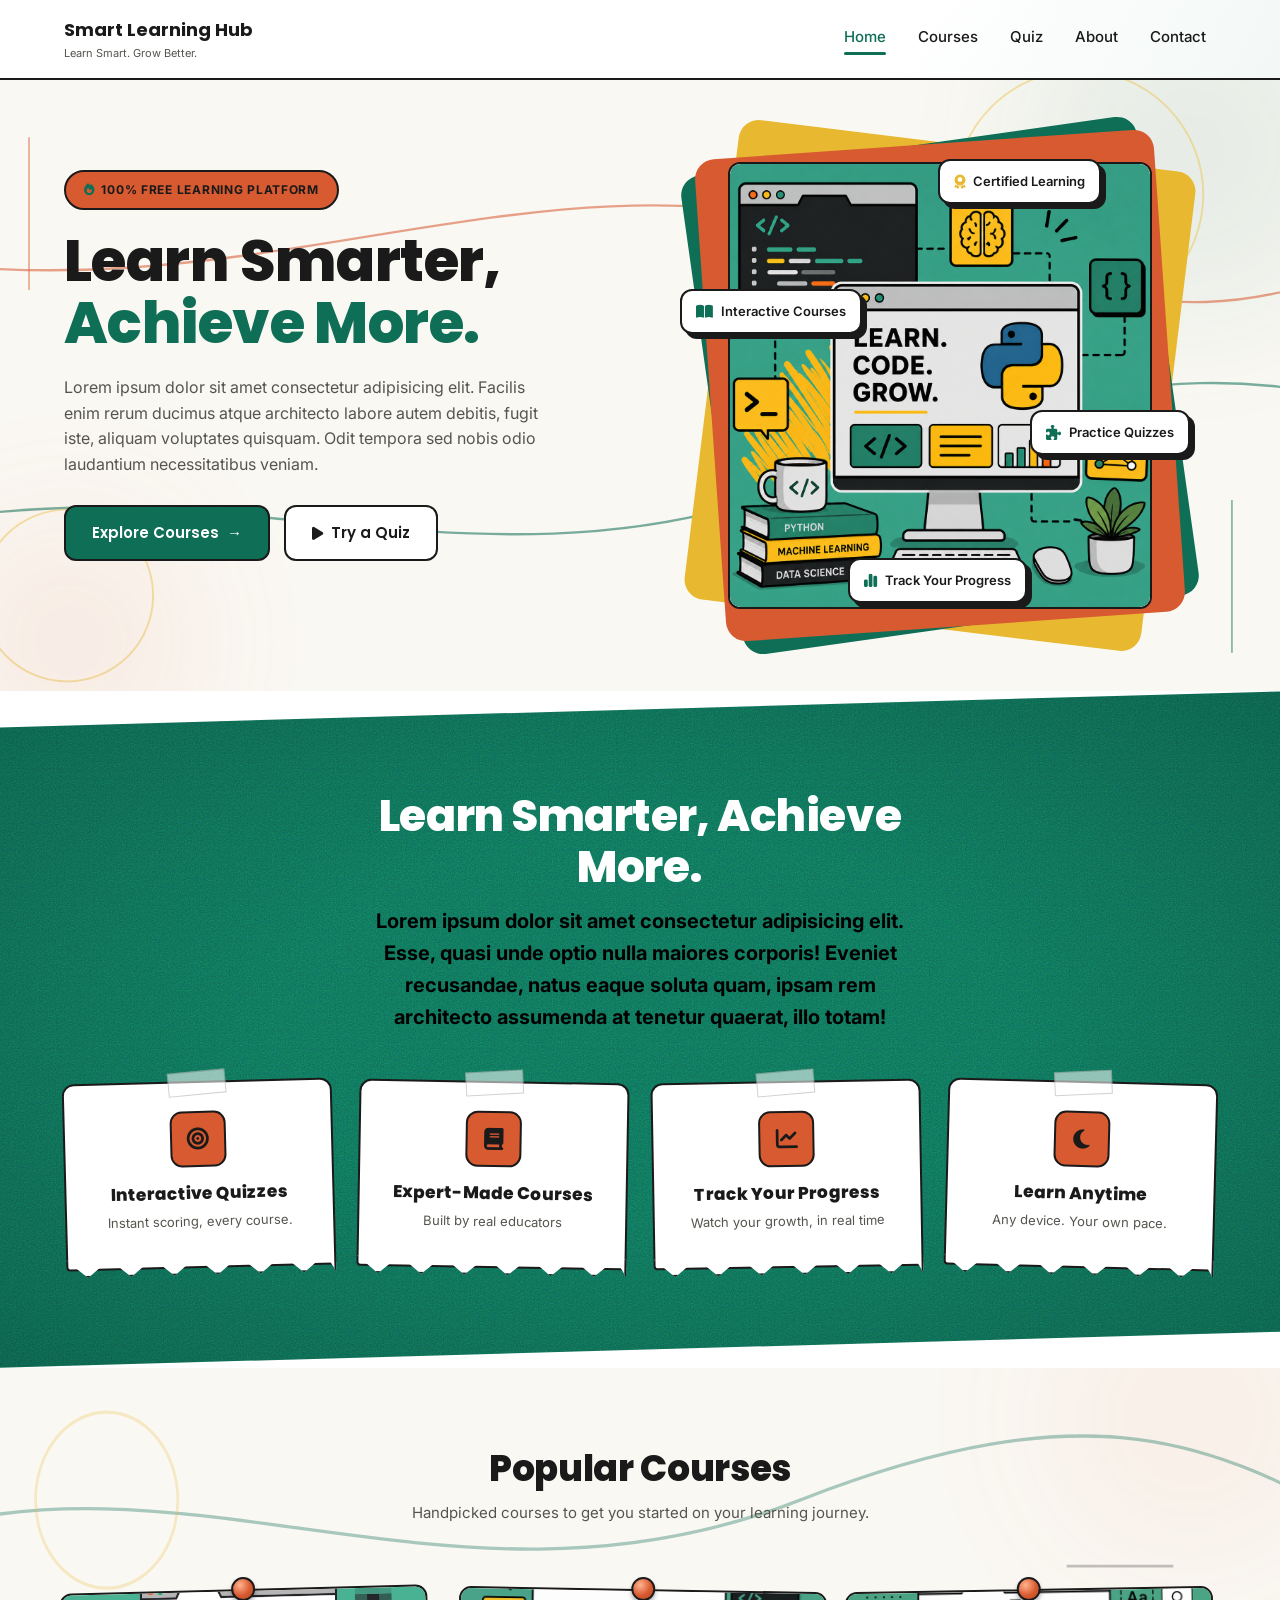
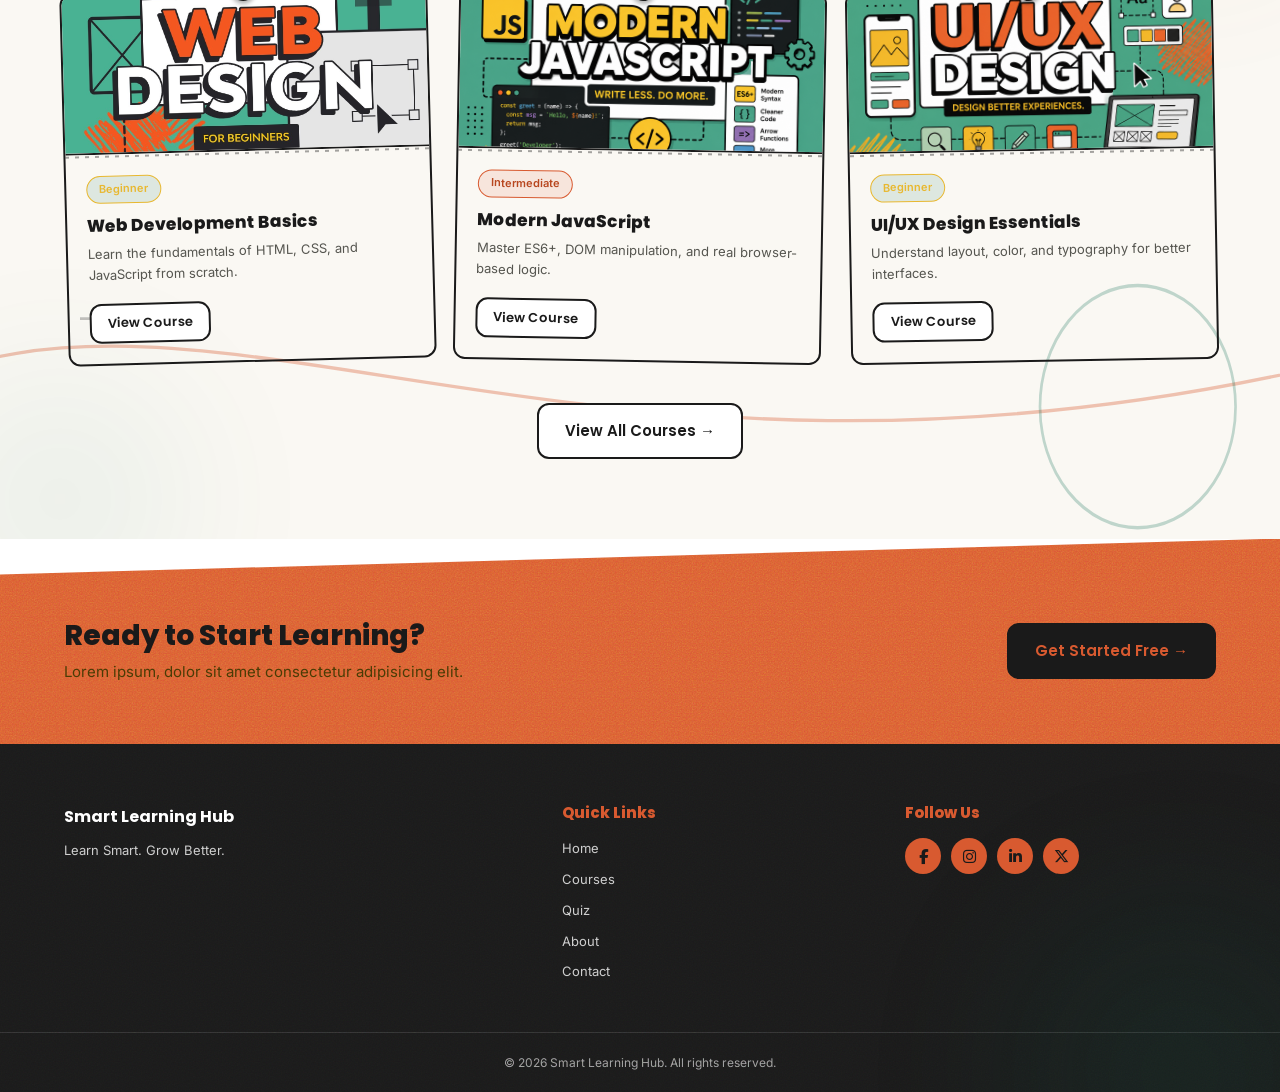
<file: index.html>
<!DOCTYPE html>
<html lang="en">
<head>
<meta charset="UTF-8">
<meta name="viewport" content="width=device-width, initial-scale=1.0">
<title>Smart Learning Hub - Learn Smart. Grow Better.</title>
<link rel="preconnect" href="https://fonts.googleapis.com">
<link href="https://fonts.googleapis.com/css2?family=Poppins:wght@400;500;600;700;800;900&family=Inter:wght@400;500;600&display=swap" rel="stylesheet">
<link rel="stylesheet" href="https://cdnjs.cloudflare.com/ajax/libs/font-awesome/6.5.1/css/all.min.css">
<link rel="stylesheet" href="css/style.css">
</head>
<body>

  <!-- ===== NAVBAR ===== -->
  <header class="navbar" id="navbar">
    <div class="container navbar-inner">
      <a href="index.html" class="logo">
        <span class="logo-text">
          Smart Learning Hub
          <small>Learn Smart. Grow Better.</small>
        </span>
      </a>

      <nav class="nav-links" id="navLinks">
        <a href="index.html" class="active">Home</a>
        <a href="pages/courses.html">Courses</a>
        <a href="pages/quiz.html">Quiz</a>
        <a href="pages/about.html">About</a>
        <a href="pages/contact.html">Contact</a>
      </nav>

      <div class="navbar-actions">
        <button class="hamburger" id="hamburger" aria-label="Toggle menu">
          <span></span><span></span><span></span>
        </button>
      </div>
    </div>
  </header>


  <!-- ===== HERO ===== -->
  <section class="hero">
    <svg class="hero-bg-art" viewBox="0 0 1440 640" xmlns="http://www.w3.org/2000/svg" preserveAspectRatio="xMidYMid slice">
      <path d="M -100 480 C 250 380, 550 560, 900 420 S 1400 300, 1600 380" stroke="var(--primary)" stroke-width="2.5" fill="none" opacity="0.55"/>
      <path d="M -100 180 C 300 260, 600 60, 950 160 S 1350 260, 1600 140" stroke="var(--accent)" stroke-width="2.5" fill="none" opacity="0.55"/>
      <circle cx="1180" cy="120" r="130" stroke="var(--yellow)" stroke-width="2" fill="none" opacity="0.4"/>
      <circle cx="120" cy="540" r="90" stroke="var(--yellow)" stroke-width="2" fill="none" opacity="0.4"/>
      <line x1="80" y1="60" x2="80" y2="220" stroke="var(--accent)" stroke-width="2" opacity="0.45"/>
      <line x1="1340" y1="440" x2="1340" y2="600" stroke="var(--primary)" stroke-width="2" opacity="0.45"/>
    </svg>
    <div class="container hero-inner">

      <div class="hero-content">
        <span class="badge"><i class="fa-solid fa-fire"></i> 100% Free Learning Platform</span>
        <h1 class="hero-title">
          Learn Smarter,<br>
          <span class="text-accent">Achieve More.</span>
        </h1>
        <p class="hero-subtext">
          Lorem ipsum dolor sit amet consectetur adipisicing elit. Facilis enim rerum ducimus atque architecto labore autem debitis, fugit iste, aliquam voluptates quisquam. Odit tempora sed nobis odio laudantium necessitatibus veniam.
        </p>

        <div class="hero-cta">
          <a href="pages/courses.html" class="btn btn-primary">Explore Courses <span>→</span></a>
          <a href="pages/quiz.html" class="btn btn-outline"><i class="fa-solid fa-play"></i> Try a Quiz</a>
        </div>
      </div>

      <div class="hero-visual">
        <div class="hero-frame">
          <div class="hero-frame-layer-green"></div>

          <div class="hero-image-placeholder">
  <img src="assets/images/your-image.jpg" alt="Students learning online">
</div>

          <div class="floating-tag tag-1">
            <i class="fa-solid fa-book-open"></i> Interactive Courses
          </div>
          <div class="floating-tag tag-2">
            <i class="fa-solid fa-puzzle-piece"></i> Practice Quizzes
          </div>
          <div class="floating-tag tag-3">
            <i class="fa-solid fa-chart-simple"></i> Track Your Progress
          </div>
          <div class="floating-tag tag-4">
            <i class="fa-solid fa-award"></i> Certified Learning
          </div>
        </div>
      </div>

    </div>
  </section>

  
  <!-- ===== FEATURES ===== -->
  <section class="features">
    <div class="container">
      <div class="section-heading">
        <h2>Learn Smarter, Achieve More.</h2>
        <p>Lorem ipsum dolor sit amet consectetur adipisicing elit. Esse, quasi unde optio nulla maiores corporis! Eveniet recusandae, natus eaque soluta quam, ipsam rem architecto assumenda at tenetur quaerat, illo totam!</p>
      </div>

      <div class="features-grid">
        <div class="feature-card">
          <div class="feature-icon"><i class="fa-solid fa-bullseye"></i></div>
          <h3>Interactive Quizzes</h3>
          <p>Instant scoring, every course.</p>
        
        </div>
        <div class="feature-card">
          <div class="feature-icon"><i class="fa-solid fa-book"></i></div>
          <h3>Expert-Made Courses</h3>
          <p>Built by real educators</p>
        </div>
        <div class="feature-card">
          <div class="feature-icon"><i class="fa-solid fa-chart-line"></i></div>
          <h3>Track Your Progress</h3>
          <p>Watch your growth, in real time</p>
        </div>
        <div class="feature-card">
          <div class="feature-icon"><i class="fa-solid fa-moon"></i></div>
          <h3>Learn Anytime</h3>
          <p>Any device. Your own pace.</p>
        </div>
      </div>
    </div>
  </section>

  
  <!-- ===== FEATURED COURSES ===== -->
  <section class="courses-preview">

    <svg class="courses-bg-art"
     viewBox="0 0 1440 700"
     xmlns="http://www.w3.org/2000/svg"
     preserveAspectRatio="none">

  <!-- Top stroke -->
  <path
      d="M -100 150
         C 220 70, 520 240, 900 120
         S 1400 90, 1600 170"
      stroke="var(--primary)"
      stroke-width="3"
      fill="none"
      opacity=".35"/>

  <!-- Bottom stroke -->
  <path
      d="M -100 560
         C 260 430, 700 720, 1600 520"
      stroke="var(--accent)"
      stroke-width="3"
      fill="none"
      opacity=".35"/>

  <!-- Left circle -->
  <circle
      cx="120"
      cy="120"
      r="80"
      stroke="var(--yellow)"
      stroke-width="3"
      fill="none"
      opacity=".25"/>

  <!-- Right circle -->
  <circle
      cx="1280"
      cy="580"
      r="110"
      stroke="var(--primary)"
      stroke-width="3"
      fill="none"
      opacity=".25"/>

  <!-- Accent lines -->
  <line
      x1="1200"
      y1="180"
      x2="1320"
      y2="180"
      stroke="var(--black)"
      stroke-width="2.5"
      opacity=".25"/>

  <line
      x1="90"
      y1="500"
      x2="220"
      y2="500"
      stroke="var(--black)"
      stroke-width="2.5"
      opacity=".25"/>

</svg>
    <div class="container">
      <div class="section-heading">
        <h2>Popular Courses</h2>
        <p>Handpicked courses to get you started on your learning journey.</p>
      </div>

      <div class="courses-grid">
        <div class="course-card">
          
          <div class="course-thumb" style="--thumb-img: url('../assets/images/course-web-basics.jpg');" role="img" aria-label="Web Development Basics course"></div>


          <div class="course-body">
            <span class="course-tag tag-beginner">Beginner</span>
            <h3>Web Development Basics</h3>
            <p>Learn the fundamentals of HTML, CSS, and JavaScript from scratch.</p>
            <a href="pages/courses.html" class="btn btn-outline btn-sm">View Course</a>
          </div>
        </div>

        <div class="course-card">
          
          <div class="course-thumb" style="--thumb-img: url('../assets/images/course-modern-javascript.jpg');" role="img" aria-label="Modern JavaScript course"></div>


          <div class="course-body">
            <span class="course-tag tag-intermediate">Intermediate</span>
            <h3>Modern JavaScript</h3>
            <p>Master ES6+, DOM manipulation, and real browser-based logic.</p>
            <a href="pages/courses.html" class="btn btn-outline btn-sm">View Course</a>
          </div>
        </div>

        <div class="course-card">
          
          <div class="course-thumb" style="--thumb-img: url('../assets/images/course-ui-ux-essentials.jpg');" role="img" aria-label="UI/UX Design Essentials course"></div>


          <div class="course-body">
            <span class="course-tag tag-beginner">Beginner</span>
            <h3>UI/UX Design Essentials</h3>
            <p>Understand layout, color, and typography for better interfaces.</p>
            <a href="pages/courses.html" class="btn btn-outline btn-sm">View Course</a>
          </div>
        </div>
      </div>

      <div class="courses-cta">
        <a href="pages/courses.html" class="btn btn-outline">View All Courses →</a>
      </div>
    </div>
  </section>

  <!-- ===== CTA BANNER ===== -->
  <section class="cta-banner">
    <div class="container cta-banner-inner">
      <div>
        <h2>Ready to Start Learning?</h2>
        <p>Lorem ipsum, dolor sit amet consectetur adipisicing elit.</p>
      </div>
      <a href="pages/courses.html" class="btn btn-dark">Get Started Free →</a>
    </div>
  </section>

  <!-- ===== FOOTER ===== -->
  <footer class="footer">
    <div class="container footer-inner">
      <div class="footer-col footer-brand">
        <a href="index.html" class="logo">
          <span class="logo-text">Smart Learning Hub</span>
        </a>
        <p>Learn Smart. Grow Better.</p>
      </div>

      <div class="footer-col">
        <h4>Quick Links</h4>
        <a href="index.html">Home</a>
        <a href="pages/courses.html">Courses</a>
        <a href="pages/quiz.html">Quiz</a>
        <a href="pages/about.html">About</a>
        <a href="pages/contact.html">Contact</a>
      </div>

      <div class="footer-col">
        <h4>Follow Us</h4>
        <div class="social-icons">
          <a href="#" aria-label="Facebook"><i class="fa-brands fa-facebook-f"></i></a>
          <a href="#" aria-label="Instagram"><i class="fa-brands fa-instagram"></i></a>
          <a href="#" aria-label="LinkedIn"><i class="fa-brands fa-linkedin-in"></i></a>
          <a href="#" aria-label="Twitter"><i class="fa-brands fa-x-twitter"></i></a>
        </div>
      </div>
    </div>

    <div class="footer-bottom">
      <p>&copy; 2026 Smart Learning Hub. All rights reserved.</p>
    </div>
  </footer>

 <script src="js/main.js"></script>
  
</body>
</html>
</file>
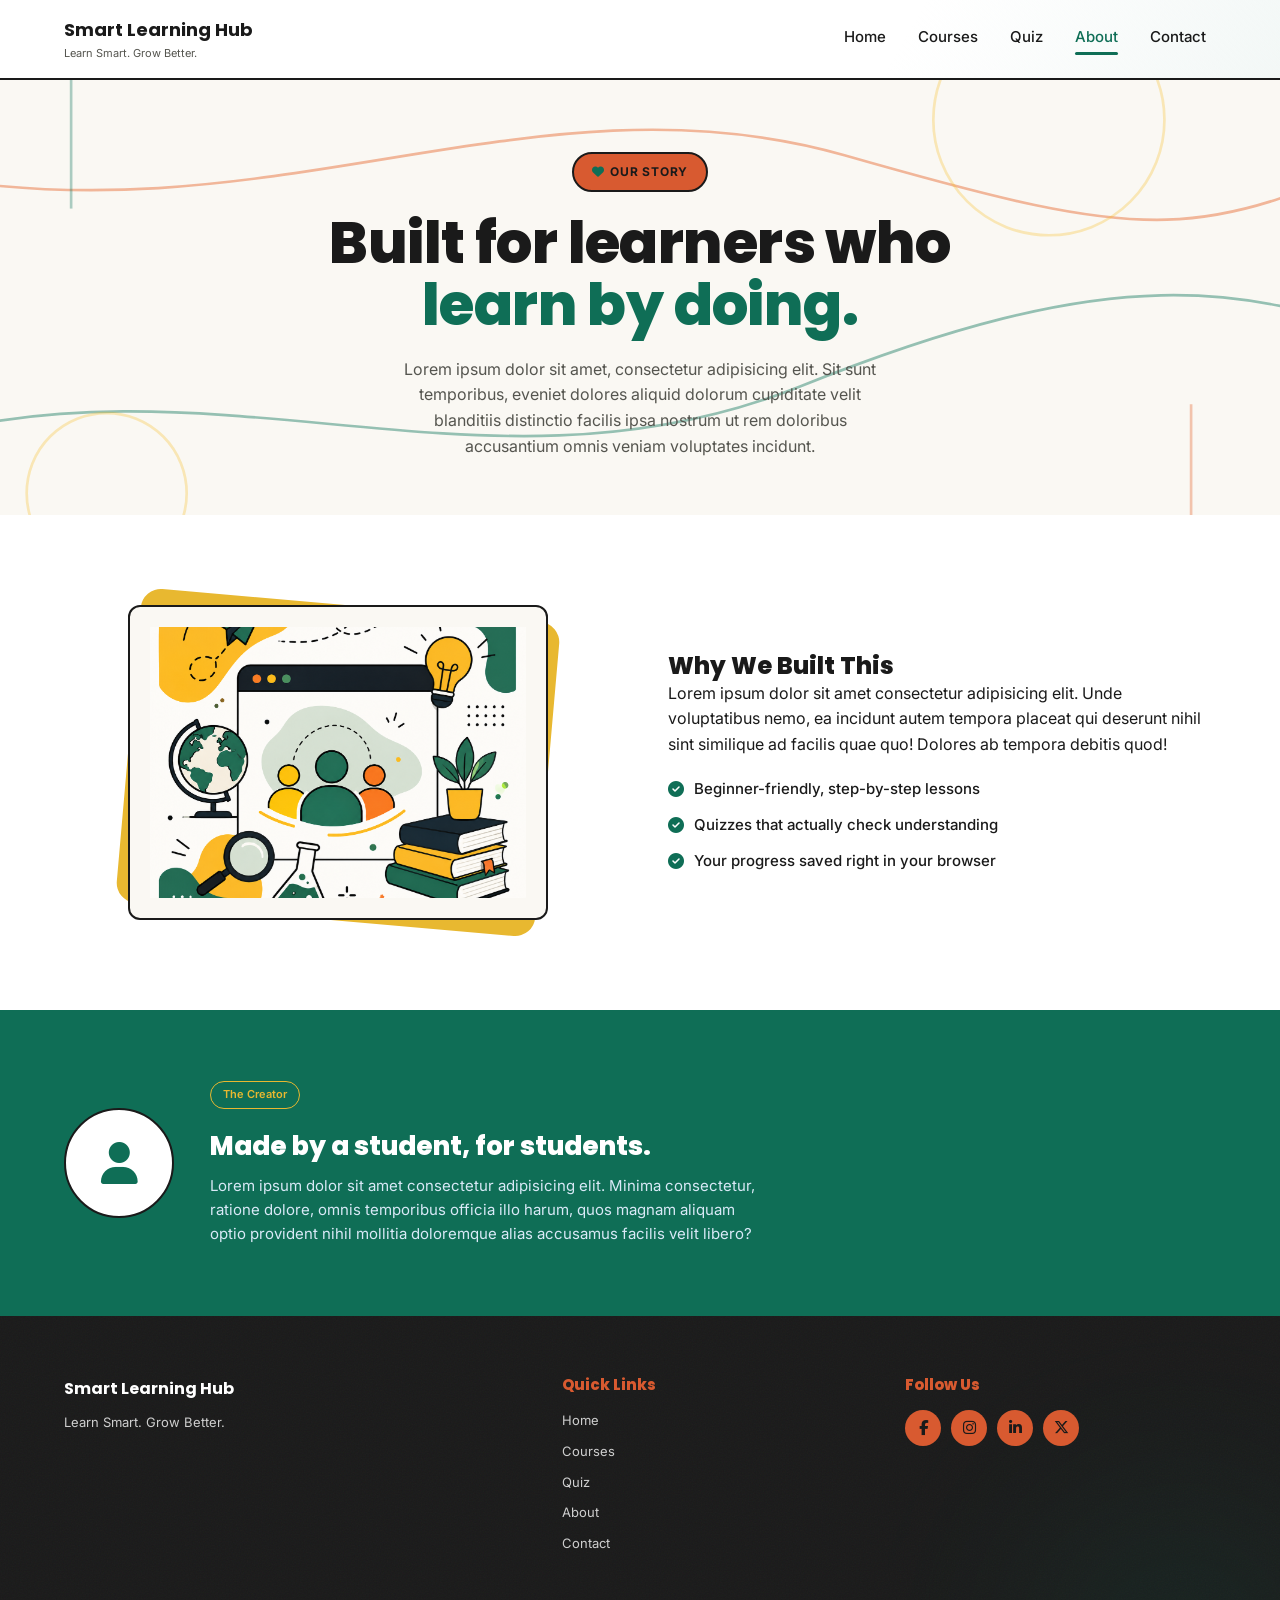
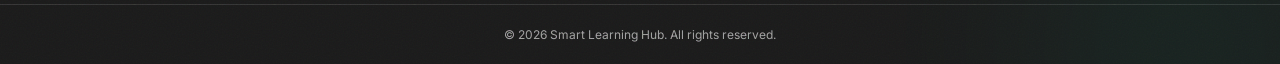
<file: pages/about.html>
<!DOCTYPE html>
<html lang="en">
<head>
<meta charset="UTF-8">
<meta name="viewport" content="width=device-width, initial-scale=1.0">
<title>About - Smart Learning Hub</title>
<link rel="preconnect" href="https://fonts.googleapis.com">
<link href="https://fonts.googleapis.com/css2?family=Poppins:wght@400;500;600;700;800;900&family=Inter:wght@400;500;600&display=swap" rel="stylesheet">
<link rel="stylesheet" href="https://cdnjs.cloudflare.com/ajax/libs/font-awesome/6.5.1/css/all.min.css">
<link rel="stylesheet" href="../css/style.css">
<link rel="stylesheet" href="../css/about.css">
</head>
<body>

 <!--navigation br-->
  <header class="navbar" id="navbar">
    <div class="container navbar-inner">
      <a href="../index.html" class="logo">
        <span class="logo-text">
          Smart Learning Hub
          <small>Learn Smart. Grow Better.</small>
        </span>
      </a>

      <nav class="nav-links" id="navLinks">
        <a href="../index.html">Home</a>
        <a href="courses.html">Courses</a>
        <a href="quiz.html">Quiz</a>
        <a href="about.html" class="active">About</a>
        <a href="contact.html">Contact</a>
      </nav>

      <div class="navbar-actions">
         <button class="hamburger" id="hamburger" aria-label="Toggle menu">
          <span></span><span></span><span></span>
        </button>
      </div>
    </div>
  </header>

 <!--hero section-->
  <section class="about-hero">
    <div class="container about-hero-inner">
      <span class="badge"><i class="fa-solid fa-heart"></i> Our Story</span>
      <h1 class="hero-title">
        Built for learners who<br>
        <span class="text-accent">learn by doing.</span>
      </h1>
      <p class="hero-subtext">
        Lorem ipsum dolor sit amet, consectetur adipisicing elit. Sit sunt temporibus, eveniet dolores aliquid dolorum cupiditate velit blanditiis distinctio facilis ipsa nostrum ut rem doloribus accusantium omnis veniam voluptates incidunt.
      </p>
    </div>
  </section>

  <section class="about-story">
    <div class="container about-story-inner">
      <div class="about-story-visual">
        <div class="about-story-frame">
          <div class="about-story-placeholder">
  <img src="../assets/images/about-image.jpg" alt="Description of the image">
</div>
        </div>
      </div>

      <div class="about-story-content">
        <div class="section-heading section-heading-left">
          <h2>Why We Built This</h2>
          <p>
          Lorem ipsum dolor sit amet consectetur adipisicing elit. Unde voluptatibus nemo, ea incidunt autem tempora placeat qui deserunt nihil sint similique ad facilis quae quo! Dolores ab tempora debitis quod!
          </p>
        </div>
        <ul class="about-story-points">
          <li><i class="fa-solid fa-circle-check"></i> Beginner-friendly, step-by-step lessons</li>
          <li><i class="fa-solid fa-circle-check"></i> Quizzes that actually check understanding</li>
          <li><i class="fa-solid fa-circle-check"></i> Your progress saved right in your browser</li>
        </ul>
      </div>
    </div>
  </section>

  <section class="founder">
    <div class="container founder-inner">
      <div class="founder-avatar">
        <i class="fa-solid fa-user"></i>
      </div>
      <div class="founder-content">
        <span class="course-tag tag-beginner">The Creator</span>
        <h2>Made by a student, for students.</h2>
        <p>
          Lorem ipsum dolor sit amet consectetur adipisicing elit. Minima consectetur, ratione dolore, omnis temporibus officia illo harum, quos magnam aliquam optio provident nihil mollitia doloremque alias accusamus facilis velit libero?
        </p>
      </div>
    </div>
  </section>

  <!--footer section-->
  <footer class="footer">
    <div class="container footer-inner">
      <div class="footer-col footer-brand">
        <a href="../index.html" class="logo">
          <span class="logo-text">Smart Learning Hub</span>
        </a>
        <p>Learn Smart. Grow Better.</p>
      </div>

      <div class="footer-col">
        <h4>Quick Links</h4>
        <a href="../index.html">Home</a>
        <a href="courses.html">Courses</a>
        <a href="quiz.html">Quiz</a>
        <a href="about.html">About</a>
        <a href="contact.html">Contact</a>
      </div>

      <div class="footer-col">
        <h4>Follow Us</h4>
        <div class="social-icons">
          <a href="#" aria-label="Facebook"><i class="fa-brands fa-facebook-f"></i></a>
          <a href="#" aria-label="Instagram"><i class="fa-brands fa-instagram"></i></a>
          <a href="#" aria-label="LinkedIn"><i class="fa-brands fa-linkedin-in"></i></a>
          <a href="#" aria-label="Twitter"><i class="fa-brands fa-x-twitter"></i></a>
        </div>
      </div>
    </div>

    <div class="footer-bottom">
      <p>&copy; 2026 Smart Learning Hub. All rights reserved.</p>
    </div>
  </footer>

  <script src="../js/main.js"></script>

</body>
</html>
</file>
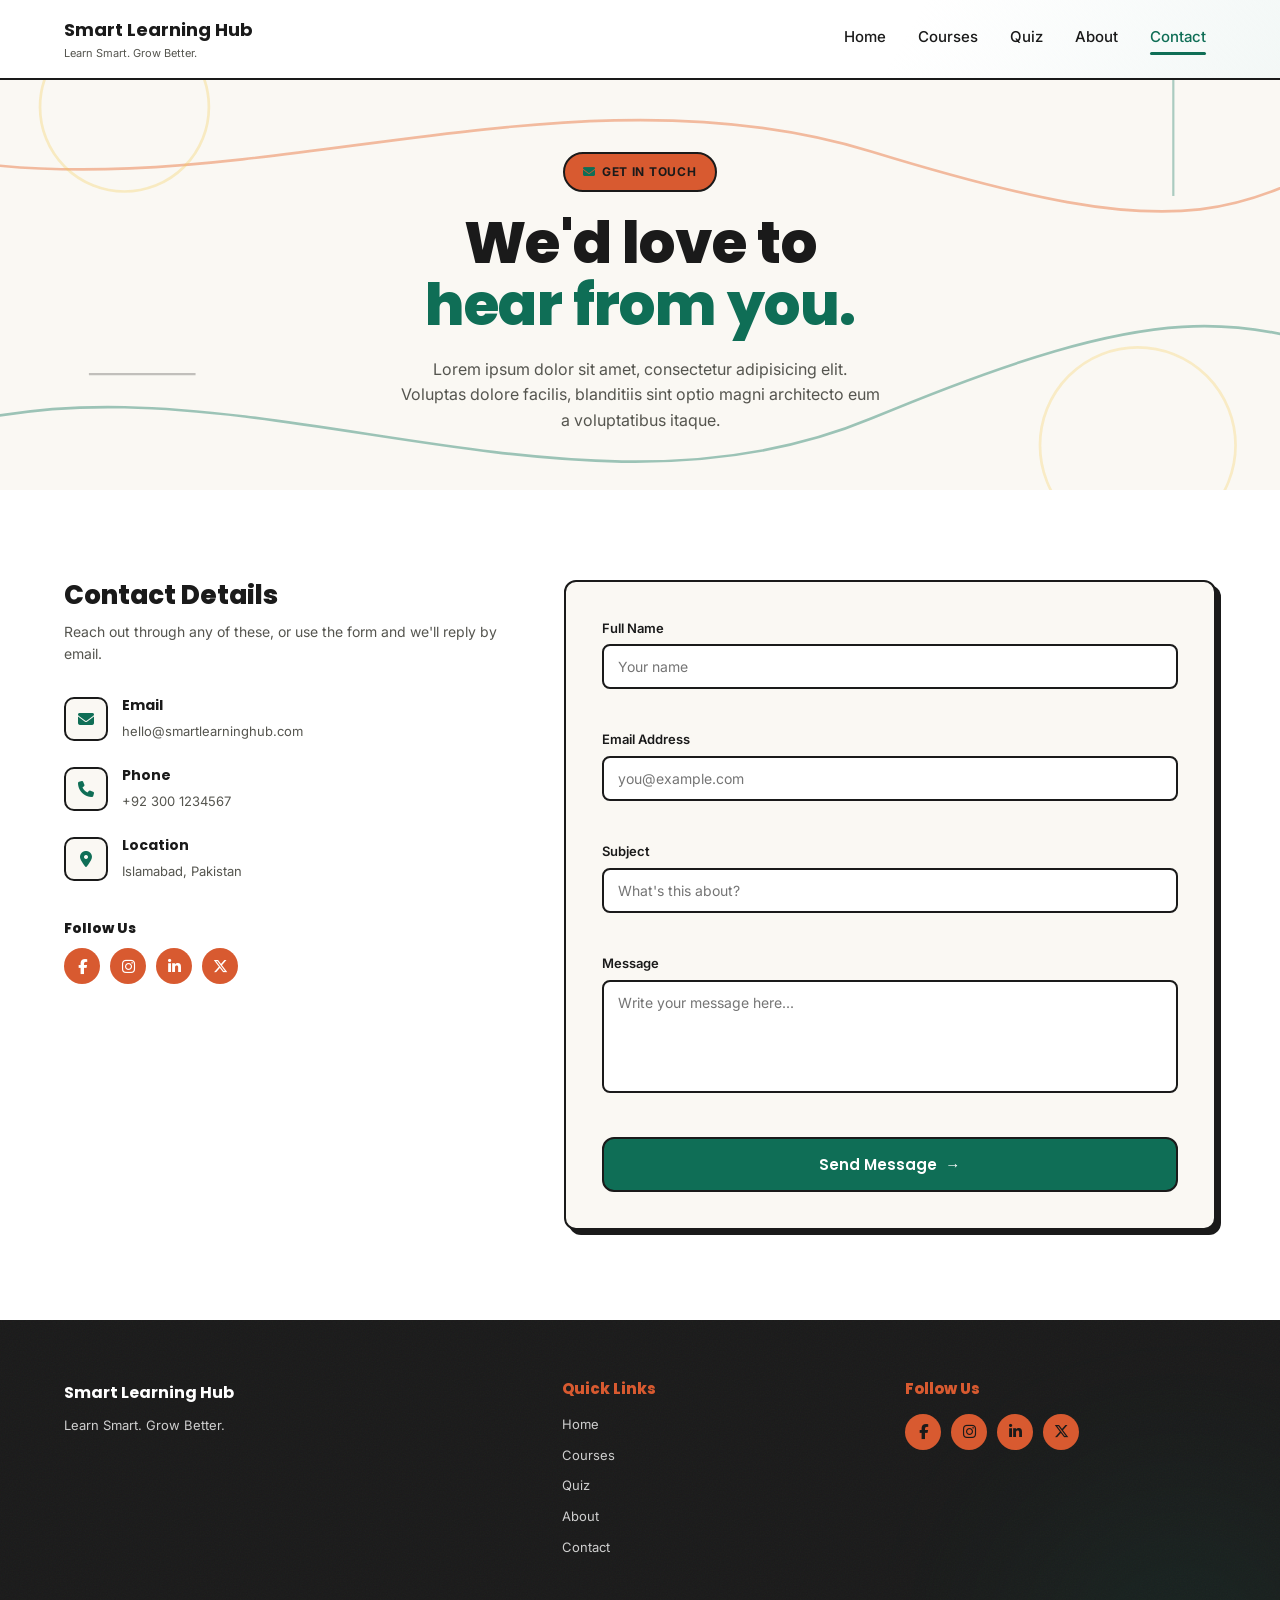
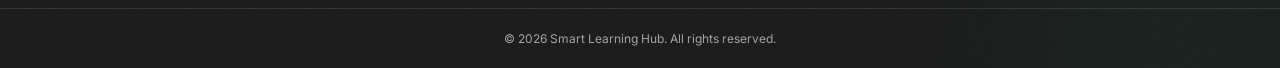
<file: pages/contact.html>
<!DOCTYPE html>
<html lang="en">
<head>
<meta charset="UTF-8">
<meta name="viewport" content="width=device-width, initial-scale=1.0">
<title>Contact - Smart Learning Hub</title>
<link rel="preconnect" href="https://fonts.googleapis.com">
<link href="https://fonts.googleapis.com/css2?family=Poppins:wght@400;500;600;700;800;900&family=Inter:wght@400;500;600&display=swap" rel="stylesheet">
<link rel="stylesheet" href="https://cdnjs.cloudflare.com/ajax/libs/font-awesome/6.5.1/css/all.min.css">
<link rel="stylesheet" href="../css/style.css">
<link rel="stylesheet" href="../css/contact.css">
</head>
<body>

  <!--nabigtaion bar -->
  <header class="navbar" id="navbar">
    <div class="container navbar-inner">
      <a href="../index.html" class="logo">
        <span class="logo-text">
          Smart Learning Hub
          <small>Learn Smart. Grow Better.</small>
        </span>
      </a>

      <nav class="nav-links" id="navLinks">
        <a href="../index.html">Home</a>
        <a href="courses.html">Courses</a>
        <a href="quiz.html">Quiz</a>
        <a href="about.html">About</a>
        <a href="contact.html" class="active">Contact</a>
      </nav>

      <div class="navbar-actions">
         <button class="hamburger" id="hamburger" aria-label="Toggle menu">
          <span></span><span></span><span></span>
        </button>
      </div>
    </div>
  </header>

  <!-- contact section hero-->
  <section class="contact-hero">
    <div class="container contact-hero-inner">
      <span class="badge"><i class="fa-solid fa-envelope"></i> Get In Touch</span>
      <h1 class="hero-title">
        We'd love to<br>
        <span class="text-accent">hear from you.</span>
      </h1>
      <p class="hero-subtext">
        Lorem ipsum dolor sit amet, consectetur adipisicing elit. Voluptas dolore facilis, 
         blanditiis sint optio magni architecto eum a voluptatibus itaque.
      </p>
    </div>
  </section>

  <!-- contact main -->
  <section class="contact-main">
    <div class="container contact-main-inner">

      <!-- Contact info -->
      <div class="contact-info">
        <h2>Contact Details</h2>
        <p class="contact-info-intro">
          Reach out through any of these, or use the form and we'll reply
          by email.
        </p>

        <div class="contact-info-list">
          <div class="contact-info-item">
            <div class="contact-info-icon"><i class="fa-solid fa-envelope"></i></div>
            <div>
              <strong>Email</strong>
              <span>hello@smartlearninghub.com</span>
            </div>
          </div>
          <div class="contact-info-item">
            <div class="contact-info-icon"><i class="fa-solid fa-phone"></i></div>
            <div>
              <strong>Phone</strong>
              <span>+92 300 1234567</span>
            </div>
          </div>
          <div class="contact-info-item">
            <div class="contact-info-icon"><i class="fa-solid fa-location-dot"></i></div>
            <div>
              <strong>Location</strong>
              <span>Islamabad, Pakistan</span>
            </div>
          </div>
        </div>

        <div class="contact-info-social">
          <h4>Follow Us</h4>
          <div class="social-icons">
            <a href="#" aria-label="Facebook"><i class="fa-brands fa-facebook-f"></i></a>
            <a href="#" aria-label="Instagram"><i class="fa-brands fa-instagram"></i></a>
            <a href="#" aria-label="LinkedIn"><i class="fa-brands fa-linkedin-in"></i></a>
            <a href="#" aria-label="Twitter"><i class="fa-brands fa-x-twitter"></i></a>
          </div>
        </div>
      </div>

      <!-- Contact form -->
      <div class="contact-form-card">
        <form id="contactForm" novalidate>

          <div class="form-group">
            <label for="nameInput">Full Name</label>
            <input type="text" id="nameInput" name="name" placeholder="Your name">
            <span class="form-error" id="nameError"></span>
          </div>

          <div class="form-group">
            <label for="emailInput">Email Address</label>
            <input type="email" id="emailInput" name="email" placeholder="you@example.com">
            <span class="form-error" id="emailError"></span>
          </div>

          <div class="form-group">
            <label for="subjectInput">Subject</label>
            <input type="text" id="subjectInput" name="subject" placeholder="What's this about?">
            <span class="form-error" id="subjectError"></span>
          </div>

          <div class="form-group">
            <label for="messageInput">Message</label>
            <textarea id="messageInput" name="message" rows="5" placeholder="Write your message here..."></textarea>
            <span class="form-error" id="messageError"></span>
          </div>

          <button type="submit" class="btn btn-primary form-submit">
            Send Message <span>→</span>
          </button>

          <p class="form-success" id="formSuccess">
            <i class="fa-solid fa-circle-check"></i> Your message has been sent!
          </p>

        </form>
      </div>

    </div>
  </section>

  <!-- footer section -->
  <footer class="footer">
    <div class="container footer-inner">
      <div class="footer-col footer-brand">
        <a href="../index.html" class="logo">
          <span class="logo-text">Smart Learning Hub</span>
        </a>
        <p>Learn Smart. Grow Better.</p>
      </div>

      <div class="footer-col">
        <h4>Quick Links</h4>
        <a href="../index.html">Home</a>
        <a href="courses.html">Courses</a>
        <a href="quiz.html">Quiz</a>
        <a href="about.html">About</a>
        <a href="contact.html">Contact</a>
      </div>

      <div class="footer-col">
        <h4>Follow Us</h4>
        <div class="social-icons">
          <a href="#" aria-label="Facebook"><i class="fa-brands fa-facebook-f"></i></a>
          <a href="#" aria-label="Instagram"><i class="fa-brands fa-instagram"></i></a>
          <a href="#" aria-label="LinkedIn"><i class="fa-brands fa-linkedin-in"></i></a>
          <a href="#" aria-label="Twitter"><i class="fa-brands fa-x-twitter"></i></a>
        </div>
      </div>
    </div>

    <div class="footer-bottom">
      <p>&copy; 2026 Smart Learning Hub. All rights reserved.</p>
    </div>
  </footer>

  <script src="../js/main.js"></script>
  <script src="../js/contact.js"></script>

</body>
</html>
</file>
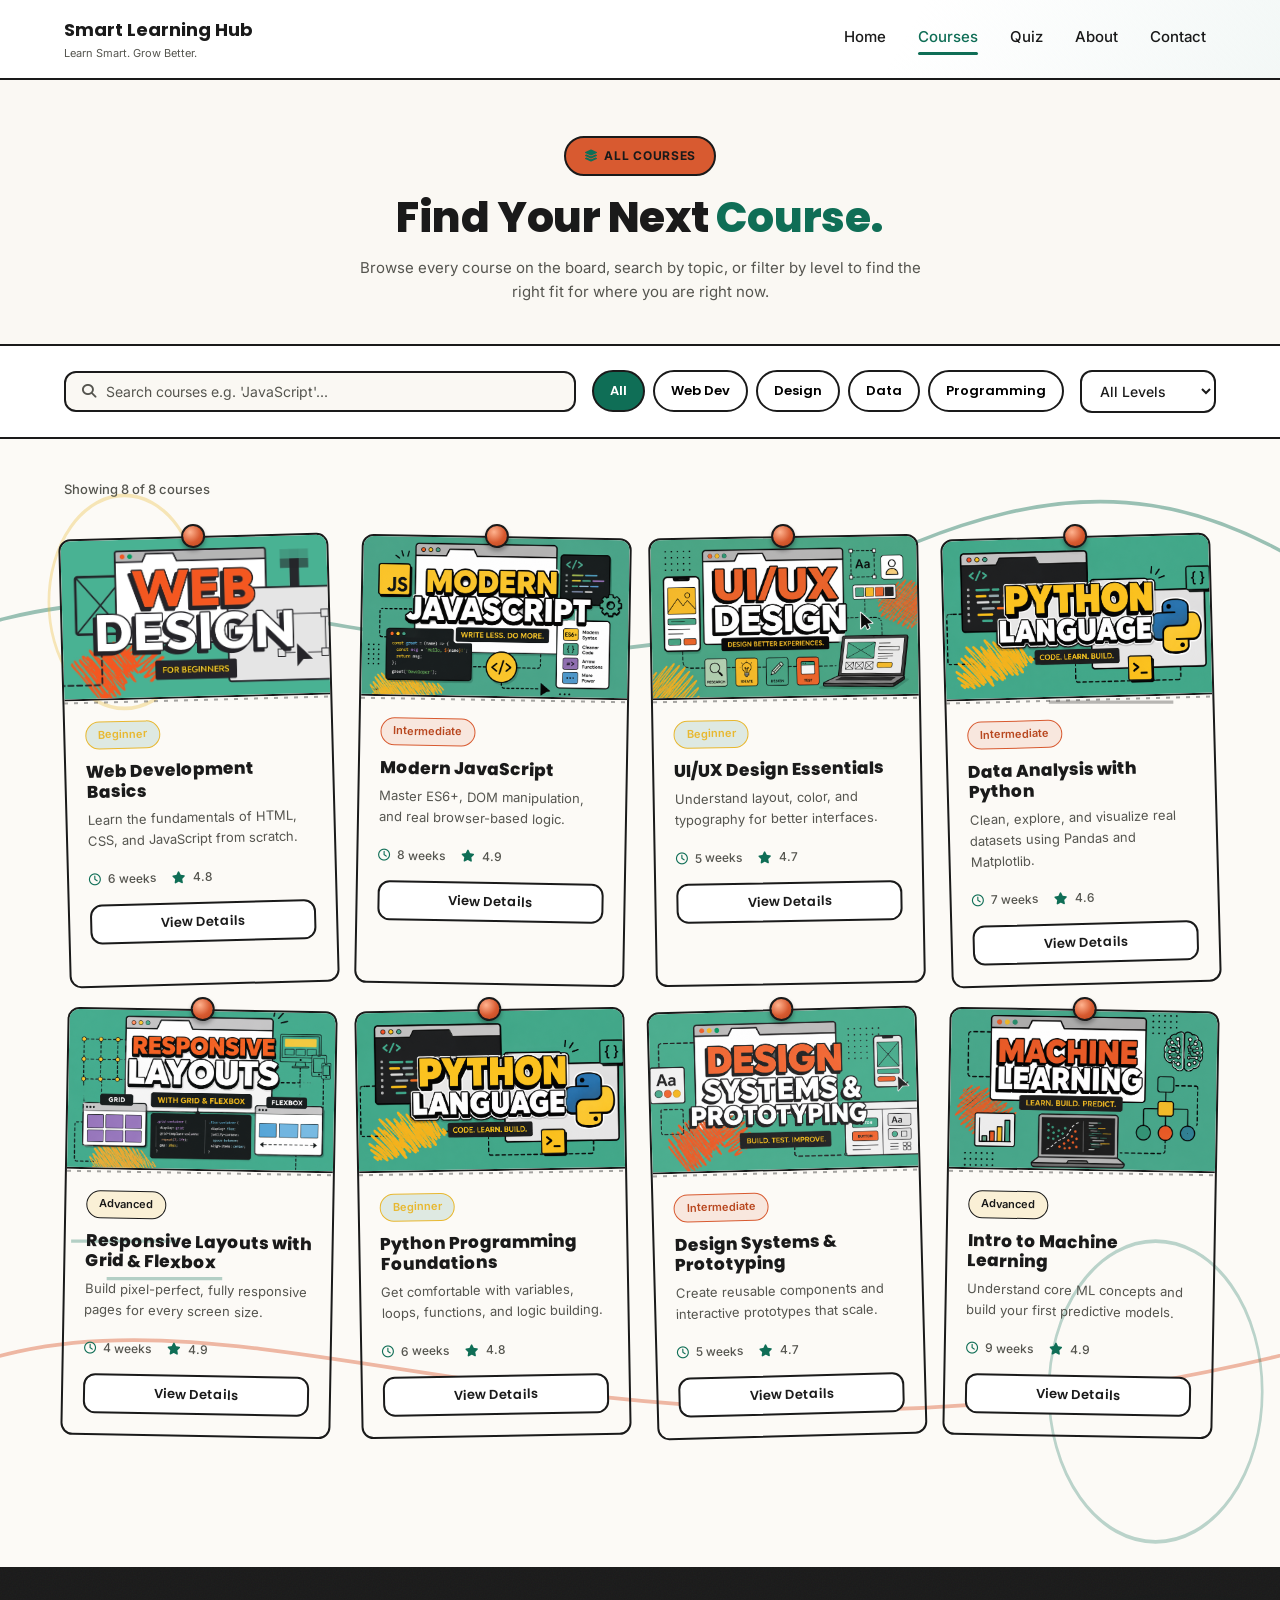
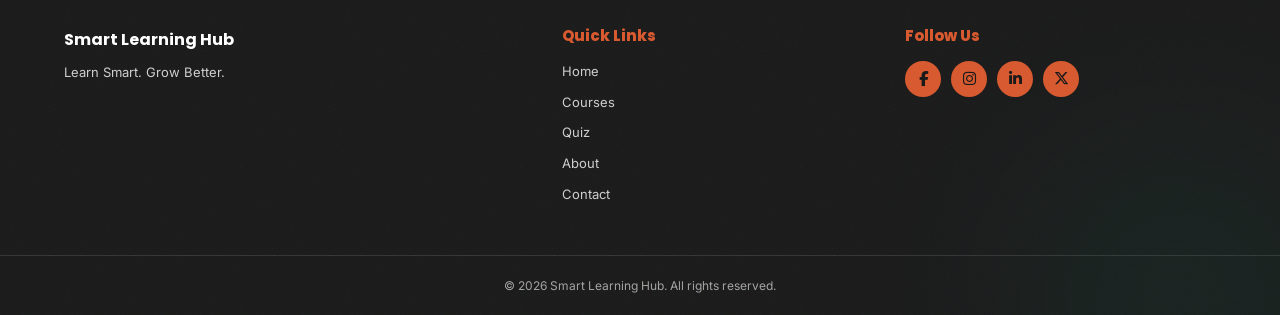
<file: pages/courses.html>
<!DOCTYPE html>
<html lang="en">
<head>
<meta charset="UTF-8">
<meta name="viewport" content="width=device-width, initial-scale=1.0">
<title>Courses - Smart Learning Hub</title>
<link rel="preconnect" href="https://fonts.googleapis.com">
<link href="https://fonts.googleapis.com/css2?family=Poppins:wght@400;500;600;700;800;900&family=Inter:wght@400;500;600&display=swap" rel="stylesheet">
<link rel="stylesheet" href="https://cdnjs.cloudflare.com/ajax/libs/font-awesome/6.5.1/css/all.min.css">
<link rel="stylesheet" href="../css/style.css">
<link rel="stylesheet" href="../css/courses.css">
</head>
<body>

  <!--navigtaion bar-->
  <header class="navbar" id="navbar">
    <div class="container navbar-inner">
      <a href="../index.html" class="logo">
        <span class="logo-text">
          Smart Learning Hub
          <small>Learn Smart. Grow Better.</small>
        </span>
      </a>

      <nav class="nav-links" id="navLinks">
        <a href="../index.html">Home</a>
        <a href="courses.html" class="active">Courses</a>
        <a href="quiz.html">Quiz</a>
        <a href="about.html">About</a>
        <a href="contact.html">Contact</a>
      </nav>

      <div class="navbar-actions">

        <button class="hamburger" id="hamburger" aria-label="Toggle menu">
          <span></span><span></span><span></span>
        </button>
      </div>
    </div>
  </header>


  <!--page header-->
  <section class="page-header">
    <div class="container page-header-inner">
      <span class="badge"><i class="fa-solid fa-layer-group"></i> All Courses</span>
      <h1 class="page-title">Find Your Next <span class="text-accent">Course.</span></h1>
      <p class="page-subtext">
        Browse every course on the board, search by topic, or filter by level to find the
        right fit for where you are right now.
      </p>
    </div>
  </section>


  <!--search and filter bar-->
  <section class="course-toolbar">
    <div class="container course-toolbar-inner">

      <div class="search-box">
        <i class="fa-solid fa-magnifying-glass"></i>
        <input type="text" id="courseSearch" placeholder="Search courses e.g. 'JavaScript'...">
      </div>

      <div class="filter-pills" id="categoryFilters">
        <button class="pill active" data-filter="all">All</button>
        <button class="pill" data-filter="web">Web Dev</button>
        <button class="pill" data-filter="design">Design</button>
        <button class="pill" data-filter="data">Data</button>
        <button class="pill" data-filter="programming">Programming</button>
      </div>

      <div class="filter-select">
        <label for="levelFilter" class="sr-only">Filter by level</label>
        <select id="levelFilter">
          <option value="all">All Levels</option>
          <option value="beginner">Beginner</option>
          <option value="intermediate">Intermediate</option>
          <option value="advanced">Advanced</option>
        </select>
      </div>

    </div>
  </section>


 <!--courses grid-->
  <section class="courses-listing">

    <svg class="courses-bg-art"
     viewBox="0 0 1440 900"
     xmlns="http://www.w3.org/2000/svg"
     preserveAspectRatio="none">
<!--for background strokes-->
    <path
        d="M -120 180
           C 220 40, 560 260, 920 120
           S 1420 80, 1600 160"
        stroke="var(--primary)"
        stroke-width="3"
        fill="none"
        opacity=".42"/>

    <path
        d="M -100 760
           C 260 620, 700 900, 1600 700"
        stroke="var(--accent)"
        stroke-width="3"
        fill="none"
        opacity=".42"/>

    <circle
        cx="140"
        cy="130"
        r="85"
        stroke="var(--yellow)"
        stroke-width="3"
        fill="none"
        opacity=".32"/>

    <circle
        cx="1300"
        cy="760"
        r="120"
        stroke="var(--primary)"
        stroke-width="3"
        fill="none"
        opacity=".28"/>

    <line
        x1="1220"
        y1="180"
        x2="1350"
        y2="180"
        stroke="var(--black)"
        stroke-width="2.5"
        opacity=".30"/>

    <line
        x1="1180"
        y1="210"
        x2="1320"
        y2="210"
        stroke="var(--black)"
        stroke-width="2.5"
        opacity=".30"/>

    <line
        x1="80"
        y1="640"
        x2="200"
        y2="640"
        stroke="var(--primary)"
        stroke-width="2.5"
        opacity=".30"/>

    <line
        x1="120"
        y1="670"
        x2="250"
        y2="670"
        stroke="var(--primary)"
        stroke-width="2.5"
        opacity=".30"/>

</svg>
    <div class="container">

      <p class="results-count" id="resultsCount">Showing 8 of 8 courses</p>

      <div class="courses-grid" id="coursesGrid">

        <!-- Course 1 -->
        <div class="course-card" data-category="web" data-level="beginner" data-title="Web Development Basics">
          <div class="course-thumb" style="--thumb-img: url('../assets/images/course-web-basics.jpg');" role="img" aria-label="Web Development Basics course"></div>
          <div class="course-body">
            <span class="course-tag tag-beginner">Beginner</span>
            <h3>Web Development Basics</h3>
            <p>Learn the fundamentals of HTML, CSS, and JavaScript from scratch.</p>
            <div class="course-meta">
              <span><i class="fa-regular fa-clock"></i> 6 weeks</span>
              <span><i class="fa-solid fa-star"></i> 4.8</span>
            </div>
            <button class="btn btn-outline btn-sm view-course-btn">View Details</button>
          </div>
        </div>

        <!-- Course 2 -->
        <div class="course-card" data-category="programming" data-level="intermediate" data-title="Modern JavaScript">
          <div class="course-thumb" style="--thumb-img: url('../assets/images/course-modern-javascript.jpg');" role="img" aria-label="Modern JavaScript course"></div>
          <div class="course-body">
            <span class="course-tag tag-intermediate">Intermediate</span>
            <h3>Modern JavaScript</h3>
            <p>Master ES6+, DOM manipulation, and real browser-based logic.</p>
            <div class="course-meta">
              <span><i class="fa-regular fa-clock"></i> 8 weeks</span>
              <span><i class="fa-solid fa-star"></i> 4.9</span>
            </div>
            <button class="btn btn-outline btn-sm view-course-btn">View Details</button>
          </div>
        </div>

        <!-- Course 3 -->
        <div class="course-card" data-category="design" data-level="beginner" data-title="UI/UX Design Essentials">
          <div class="course-thumb" style="--thumb-img: url('../assets/images/course-ui-ux-essentials.jpg');" role="img" aria-label="UI/UX Design Essentials course"></div>
          <div class="course-body">
            <span class="course-tag tag-beginner">Beginner</span>
            <h3>UI/UX Design Essentials</h3>
            <p>Understand layout, color, and typography for better interfaces.</p>
            <div class="course-meta">
              <span><i class="fa-regular fa-clock"></i> 5 weeks</span>
              <span><i class="fa-solid fa-star"></i> 4.7</span>
            </div>
            <button class="btn btn-outline btn-sm view-course-btn">View Details</button>
          </div>
        </div>

        <!-- Course 4 -->
        <div class="course-card" data-category="data" data-level="intermediate" data-title="Data Analysis with Python">
          <div class="course-thumb" style="--thumb-img: url('../assets/images/course-data-python.jpg');" role="img" aria-label="Data Analysis with Python course"></div>
          <div class="course-body">
            <span class="course-tag tag-intermediate">Intermediate</span>
            <h3>Data Analysis with Python</h3>
            <p>Clean, explore, and visualize real datasets using Pandas and Matplotlib.</p>
            <div class="course-meta">
              <span><i class="fa-regular fa-clock"></i> 7 weeks</span>
              <span><i class="fa-solid fa-star"></i> 4.6</span>
            </div>
            <button class="btn btn-outline btn-sm view-course-btn">View Details</button>
          </div>
        </div>

        <!-- Course 5 -->
        <div class="course-card" data-category="web" data-level="advanced" data-title="Responsive Layouts with Grid & Flexbox">
          <div class="course-thumb" style="--thumb-img: url('../assets/images/course-grid-flexbox.jpg');" role="img" aria-label="Responsive Layouts course"></div>
          <div class="course-body">
            <span class="course-tag tag-advanced">Advanced</span>
            <h3>Responsive Layouts with Grid & Flexbox</h3>
            <p>Build pixel-perfect, fully responsive pages for every screen size.</p>
            <div class="course-meta">
              <span><i class="fa-regular fa-clock"></i> 4 weeks</span>
              <span><i class="fa-solid fa-star"></i> 4.9</span>
            </div>
            <button class="btn btn-outline btn-sm view-course-btn">View Details</button>
          </div>
        </div>

        <!-- Course 6 -->
        <div class="course-card" data-category="programming" data-level="beginner" data-title="Python Programming Foundations">
          <div class="course-thumb" style="--thumb-img: url('../assets/images/course-python-foundations.jpg');" role="img" aria-label="Python Programming Foundations course"></div>
          <div class="course-body">
            <span class="course-tag tag-beginner">Beginner</span>
            <h3>Python Programming Foundations</h3>
            <p>Get comfortable with variables, loops, functions, and logic building.</p>
            <div class="course-meta">
              <span><i class="fa-regular fa-clock"></i> 6 weeks</span>
              <span><i class="fa-solid fa-star"></i> 4.8</span>
            </div>
            <button class="btn btn-outline btn-sm view-course-btn">View Details</button>
          </div>
        </div>

        <!-- Course 7 -->
        <div class="course-card" data-category="design" data-level="intermediate" data-title="Design Systems & Prototyping">
          <div class="course-thumb" style="--thumb-img: url('../assets/images/course-design-systems.jpg');" role="img" aria-label="Design Systems course"></div>
          <div class="course-body">
            <span class="course-tag tag-intermediate">Intermediate</span>
            <h3>Design Systems & Prototyping</h3>
            <p>Create reusable components and interactive prototypes that scale.</p>
            <div class="course-meta">
              <span><i class="fa-regular fa-clock"></i> 5 weeks</span>
              <span><i class="fa-solid fa-star"></i> 4.7</span>
            </div>
            <button class="btn btn-outline btn-sm view-course-btn">View Details</button>
          </div>
        </div>

        <!-- Course 8 -->
        <div class="course-card" data-category="data" data-level="advanced" data-title="Intro to Machine Learning">
          <div class="course-thumb" style="--thumb-img: url('../assets/images/course-machine-learning.jpg');" role="img" aria-label="Intro to Machine Learning course"></div>
          <div class="course-body">
            <span class="course-tag tag-advanced">Advanced</span>
            <h3>Intro to Machine Learning</h3>
            <p>Understand core ML concepts and build your first predictive models.</p>
            <div class="course-meta">
              <span><i class="fa-regular fa-clock"></i> 9 weeks</span>
              <span><i class="fa-solid fa-star"></i> 4.9</span>
            </div>
            <button class="btn btn-outline btn-sm view-course-btn">View Details</button>
          </div>
        </div>

      </div>

      <p class="no-results" id="noResults" hidden>
        No courses match your search. Try a different keyword or filter.
      </p>

    </div>
  </section>


  <div class="modal-overlay" id="courseModal" hidden>
    <div class="modal-card" role="dialog" aria-modal="true" aria-labelledby="modalTitle">
      <button class="modal-close" id="modalClose" aria-label="Close">
        <i class="fa-solid fa-xmark"></i>
      </button>
      <span class="course-tag" id="modalTag">Beginner</span>
      <h3 id="modalTitle">Course Title</h3>
      <p id="modalDescription">Course description goes here.</p>
      <div class="modal-meta">
        <span><i class="fa-regular fa-clock"></i> <span id="modalDuration">6 weeks</span></span>
        <span><i class="fa-solid fa-star"></i> <span id="modalRating">4.8</span></span>
      </div>
      <button class="btn btn-primary">Enroll Now <span>→</span></button>
    </div>
  </div>


  <!--footer section-->
  <footer class="footer">
    <div class="container footer-inner">
      <div class="footer-col footer-brand">
        <a href="../index.html" class="logo">
          <span class="logo-text">Smart Learning Hub</span>
        </a>
        <p>Learn Smart. Grow Better.</p>
      </div>

      <div class="footer-col">
        <h4>Quick Links</h4>
        <a href="../index.html">Home</a>
        <a href="courses.html">Courses</a>
        <a href="quiz.html">Quiz</a>
        <a href="about.html">About</a>
        <a href="contact.html">Contact</a>
      </div>

      <div class="footer-col">
        <h4>Follow Us</h4>
        <div class="social-icons">
          <a href="#" aria-label="Facebook"><i class="fa-brands fa-facebook-f"></i></a>
          <a href="#" aria-label="Instagram"><i class="fa-brands fa-instagram"></i></a>
          <a href="#" aria-label="LinkedIn"><i class="fa-brands fa-linkedin-in"></i></a>
          <a href="#" aria-label="Twitter"><i class="fa-brands fa-x-twitter"></i></a>
        </div>
      </div>
    </div>

    <div class="footer-bottom">
      <p>&copy; 2026 Smart Learning Hub. All rights reserved.</p>
    </div>
  </footer>

  <script src="../js/main.js"></script>
  <script src="../js/courses.js"></script>

</body>
</html>
</file>
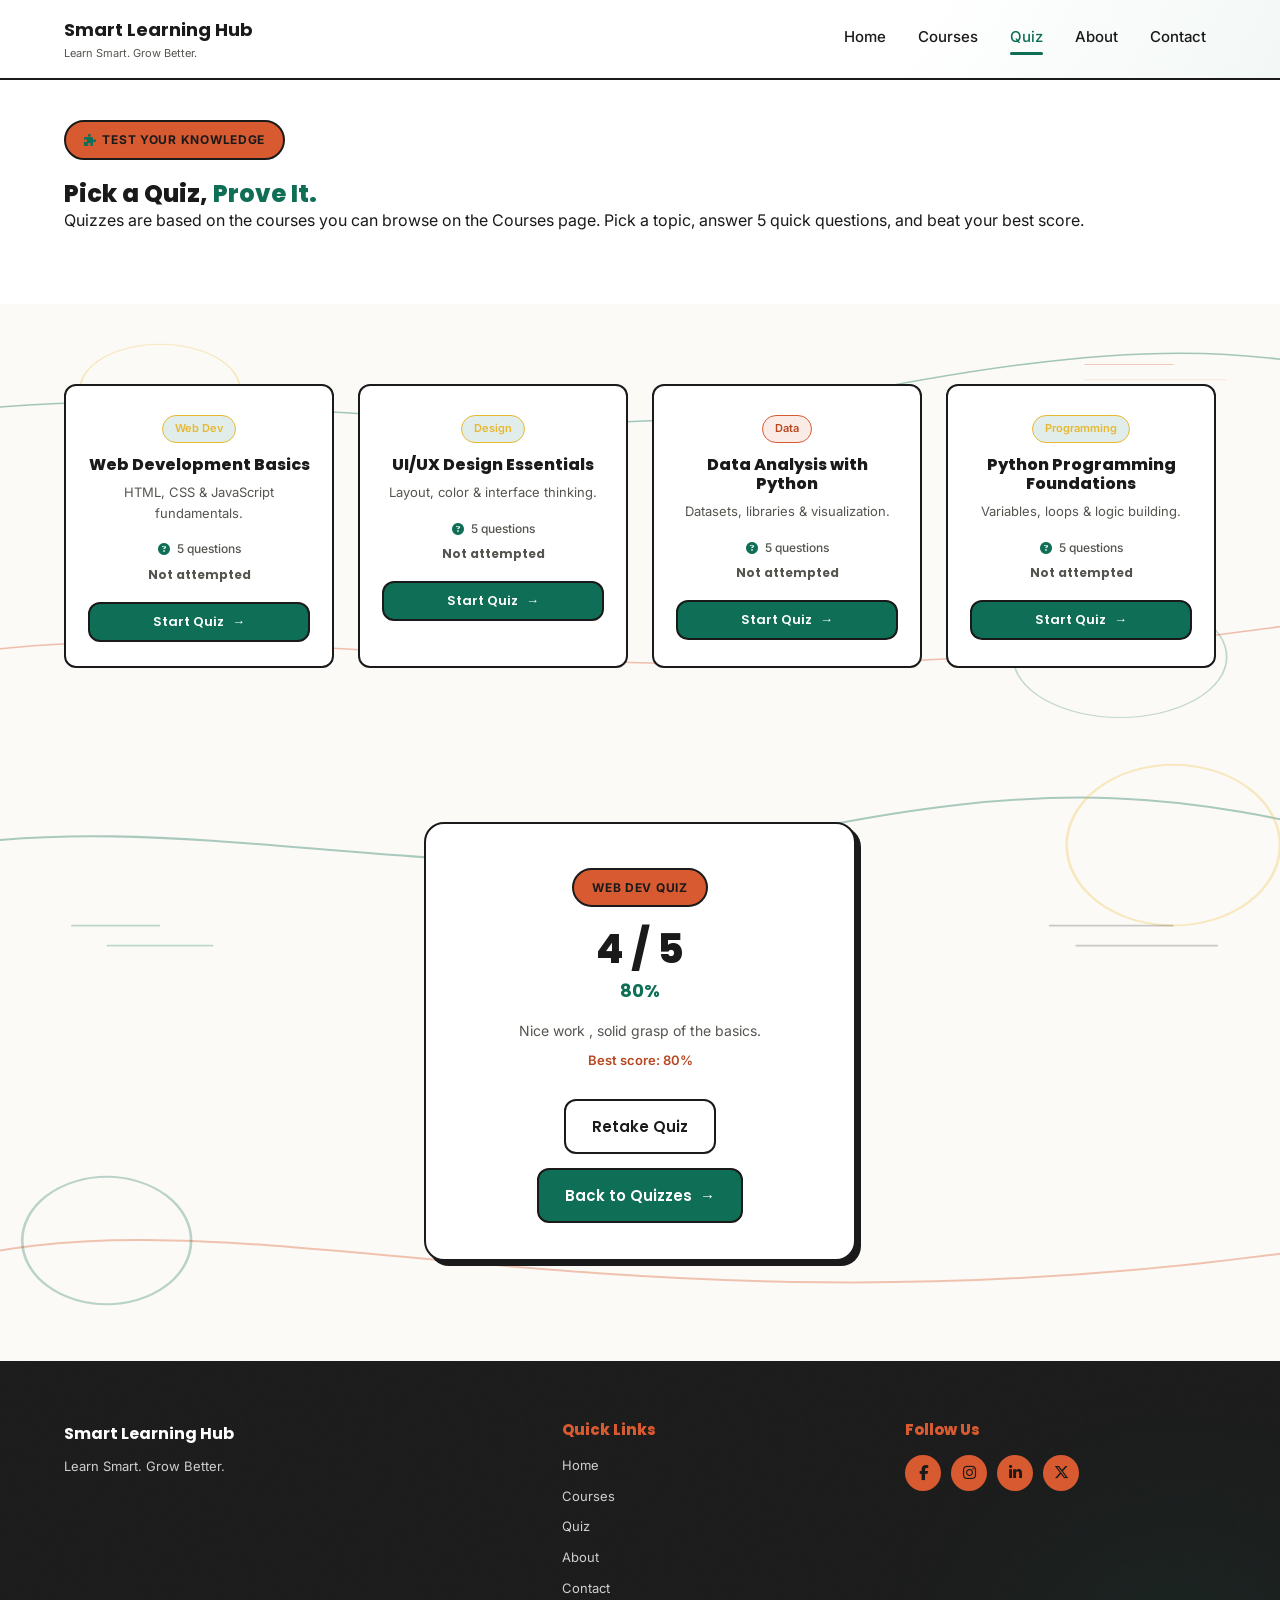
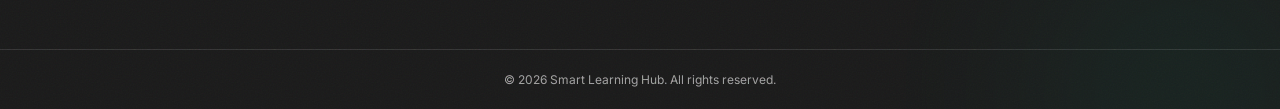
<file: pages/quiz.html>
<!DOCTYPE html>
<html lang="en">
<head>
<meta charset="UTF-8">
<meta name="viewport" content="width=device-width, initial-scale=1.0">
<title>Quiz - Smart Learning Hub</title>
<link rel="preconnect" href="https://fonts.googleapis.com">
<link href="https://fonts.googleapis.com/css2?family=Poppins:wght@400;500;600;700;800;900&family=Inter:wght@400;500;600&display=swap" rel="stylesheet">
<link rel="stylesheet" href="https://cdnjs.cloudflare.com/ajax/libs/font-awesome/6.5.1/css/all.min.css">
<link rel="stylesheet" href="../css/style.css">
<link rel="stylesheet" href="../css/quiz.css">
</head>
<body>

  <!--navigation bar-->
  <header class="navbar" id="navbar">
    <div class="container navbar-inner">
      <a href="../index.html" class="logo">
        <span class="logo-text">
          Smart Learning Hub
          <small>Learn Smart. Grow Better.</small>
        </span>
      </a>

      <nav class="nav-links" id="navLinks">
        <a href="../index.html">Home</a>
        <a href="courses.html">Courses</a>
        <a href="quiz.html" class="active">Quiz</a>
        <a href="about.html">About</a>
        <a href="contact.html">Contact</a>
      </nav>

      <div class="navbar-actions">
        <button class="hamburger" id="hamburger" aria-label="Toggle menu">
          <span></span><span></span><span></span>
        </button>
      </div>
    </div>
  </header>


  <!--page header-->
  <section class="page-header">
    <div class="container page-header-inner">
      <span class="badge"><i class="fa-solid fa-puzzle-piece"></i> Test Your Knowledge</span>
      <h1 class="page-title">Pick a Quiz, <span class="text-accent">Prove It.</span></h1>
      <p class="page-subtext">
        Quizzes are based on the courses you can browse on the Courses page.
        Pick a topic, answer 5 quick questions, and beat your best score.
      </p>
    </div>
  </section>


  <!--quiz selection -->
  <section class="quiz-select" id="quizSelectScreen">
    <svg class="quiz-bg-art"
     viewBox="0 0 1440 900"
     xmlns="http://www.w3.org/2000/svg"
     preserveAspectRatio="none">

     <!--for the background strokes-->
    <path
        d="M -120 230
           C 250 120, 560 320, 920 190
           S 1420 80, 1600 170"
        stroke="var(--primary)"
        stroke-width="3"
        fill="none"
        opacity=".38"/>

    <path
        d="M -120 720
           C 260 560, 700 860, 1550 610"
        stroke="var(--accent)"
        stroke-width="3"
        fill="none"
        opacity=".38"/>

    <circle
        cx="180"
        cy="170"
        r="90"
        stroke="var(--yellow)"
        stroke-width="2"
        fill="none"
        opacity=".28"/>

    <circle
        cx="1260"
        cy="700"
        r="120"
        stroke="var(--primary)"
        stroke-width="2"
        fill="none"
        opacity=".25"/>

    <line
        x1="1220"
        y1="120"
        x2="1320"
        y2="120"
        stroke="var(--accent)"
        stroke-width="2"
        opacity=".30"/>

    <line
        x1="1220"
        y1="150"
        x2="1380"
        y2="150"
        stroke="var(--accent)"
        stroke-width="2"
        opacity=".10"/>

</svg>
    <div class="container">
      
      <div class="quiz-select-grid" id="quizSelectGrid">

        <div class="quiz-card" data-quiz="web">
          <span class="course-tag tag-beginner">Web Dev</span>
          <h3>Web Development Basics</h3>
          <p>HTML, CSS &amp; JavaScript fundamentals.</p>
          <div class="quiz-card-meta">
            <span><i class="fa-solid fa-circle-question"></i> 5 questions</span>
            <span class="quiz-best-score" data-best="web">Not attempted</span>
          </div>
          <button class="btn btn-primary btn-sm start-quiz-btn">Start Quiz <span>→</span></button>
        </div>

        <div class="quiz-card" data-quiz="design">
          
          <span class="course-tag tag-beginner">Design</span>
          <h3>UI/UX Design Essentials</h3>
          <p>Layout, color &amp; interface thinking.</p>
          <div class="quiz-card-meta">
            <span><i class="fa-solid fa-circle-question"></i> 5 questions</span>
            <span class="quiz-best-score" data-best="design">Not attempted</span>
          </div>
          <button class="btn btn-primary btn-sm start-quiz-btn">Start Quiz <span>→</span></button>
        </div>

        <div class="quiz-card" data-quiz="data">
          <span class="course-tag tag-intermediate">Data</span>
          <h3>Data Analysis with Python</h3>
          <p>Datasets, libraries &amp; visualization.</p>
          <div class="quiz-card-meta">
            <span><i class="fa-solid fa-circle-question"></i> 5 questions</span>
            <span class="quiz-best-score" data-best="data">Not attempted</span>
          </div>
          <button class="btn btn-primary btn-sm start-quiz-btn">Start Quiz <span>→</span></button>
        </div>

        <div class="quiz-card" data-quiz="programming">
          <span class="course-tag tag-beginner">Programming</span>
          <h3>Python Programming Foundations</h3>
          <p>Variables, loops &amp; logic building.</p>
          <div class="quiz-card-meta">
            <span><i class="fa-solid fa-circle-question"></i> 5 questions</span>
            <span class="quiz-best-score" data-best="programming">Not attempted</span>
          </div>
          <button class="btn btn-primary btn-sm start-quiz-btn">Start Quiz <span>→</span></button>
        </div>

      </div>
    </div>
  </section>


  <!--active quiz screen-->
  <section class="quiz-active" id="quizActiveScreen" hidden>
    <div class="container quiz-active-inner">

      <div class="quiz-progress-bar">
        <div class="quiz-progress-fill" id="quizProgressFill"></div>
      </div>

      <div class="quiz-card-panel">
        <div class="quiz-panel-top">
          <span class="course-tag" id="quizActiveTag">Web Dev</span>
          <span class="quiz-question-counter" id="quizCounter">Question 1 of 5</span>
        </div>

        <h2 class="quiz-question-text" id="quizQuestionText">Question goes here?</h2>

        <div class="quiz-options" id="quizOptions">
          <!-- options injected by JS -->
        </div>

        <div class="quiz-panel-actions">
          <button class="btn btn-outline btn-sm" id="quizQuitBtn">Quit</button>
          <button class="btn btn-primary" id="quizNextBtn" disabled>Next <span>→</span></button>
        </div>
      </div>

    </div>
  </section>


<!--result of the quiz-->
  <section class="quiz-results" id="quizResultsScreen" hidden>
    <svg class="quiz-results-bg-art"
     viewBox="0 0 1440 900"
     xmlns="http://www.w3.org/2000/svg"
     preserveAspectRatio="none">

    <!--background strokes-->
    <path
        d="M -100 140
           C 220 60, 520 220, 860 120
           S 1340 60, 1540 120"
        stroke="var(--primary)"
        stroke-width="3"
        fill="none"
        opacity=".35"/>

   
    <path
        d="M -80 760
           C 260 620, 700 900, 1540 720"
        stroke="var(--accent)"
        stroke-width="3"
        fill="none"
        opacity=".35"/>

   
    <circle
        cx="120"
        cy="720"
        r="95"
        stroke="var(--primary)"
        stroke-width="3"
        fill="none"
        opacity=".28"/>

    
    <circle
        cx="1320"
        cy="130"
        r="120"
        stroke="var(--yellow)"
        stroke-width="3"
        fill="none"
        opacity=".28"/>

    <line
        x1="1180"
        y1="250"
        x2="1320"
        y2="250"
        stroke="var(--black)"
        stroke-width="2.5"
        opacity=".22"/>

    <line
        x1="1210"
        y1="280"
        x2="1370"
        y2="280"
        stroke="var(--black)"
        stroke-width="2.5"
        opacity=".22"/>


    <line
        x1="80"
        y1="250"
        x2="180"
        y2="250"
        stroke="var(--primary)"
        stroke-width="2.5"
        opacity=".25"/>

    <line
        x1="120"
        y1="280"
        x2="240"
        y2="280"
        stroke="var(--primary)"
        stroke-width="2.5"
        opacity=".25"/>

</svg>
    <div class="container quiz-results-inner">
      <div class="quiz-results-card">
        <span class="badge" id="quizResultsTopic">Web Dev Quiz</span>
        <h2 class="quiz-results-score" id="quizResultsScore">4 / 5</h2>
        <p class="quiz-results-percent" id="quizResultsPercent">80%</p>
        <p class="quiz-results-message" id="quizResultsMessage">Nice work , solid grasp of the basics.</p>
        <p class="quiz-results-best" id="quizResultsBest">Best score: 80%</p>

        <div class="quiz-results-actions">
          <button class="btn btn-outline" id="quizRetakeBtn">Retake Quiz</button>
          <button class="btn btn-primary" id="quizBackBtn">Back to Quizzes <span>→</span></button>
        </div>
      </div>
    </div>
  </section>


  <!--footer section-->
  <footer class="footer">
    <div class="container footer-inner">
      <div class="footer-col footer-brand">
        <a href="../index.html" class="logo">
          <span class="logo-text">Smart Learning Hub</span>
        </a>
        <p>Learn Smart. Grow Better.</p>
      </div>

      <div class="footer-col">
        <h4>Quick Links</h4>
        <a href="../index.html">Home</a>
        <a href="courses.html">Courses</a>
        <a href="quiz.html">Quiz</a>
        <a href="about.html">About</a>
        <a href="contact.html">Contact</a>
      </div>

      <div class="footer-col">
        <h4>Follow Us</h4>
        <div class="social-icons">
          <a href="#" aria-label="Facebook"><i class="fa-brands fa-facebook-f"></i></a>
          <a href="#" aria-label="Instagram"><i class="fa-brands fa-instagram"></i></a>
          <a href="#" aria-label="LinkedIn"><i class="fa-brands fa-linkedin-in"></i></a>
          <a href="#" aria-label="Twitter"><i class="fa-brands fa-x-twitter"></i></a>
        </div>
      </div>
    </div>

    <div class="footer-bottom">
      <p>&copy; 2026 Smart Learning Hub. All rights reserved.</p>
    </div>
  </footer>

  <script src="../js/main.js"></script>
  <script src="../js/quiz.js"></script>

</body>
</html>
</file>
<file: css/style.css>
/* ROOT VARIABLES */
:root {
  --primary: #0f6e56;
  --primary-dark: #085041;
  --accent: #d85a30;
  --accent-dark: #b8471f;
  --black: #1a1a1a;
  --white: #ffffff;
  --gray-bg: #faf8f3;
  --gray-text: #55554f;
  --border-thick: 2px solid var(--black);
  --radius-md: 12px;
  --radius-lg: 20px;
  --shadow-pop: 5px 5px 0px var(--black);
  --font-heading: 'Poppins', sans-serif;
  --font-body: 'Inter', sans-serif;
  --yellow: #e8b830;
  --yellow-dark: #c99a1f;
}



* { margin: 0; padding: 0; box-sizing: border-box; }

html { scroll-behavior: smooth; }

body {
  font-family: var(--font-body);
  color: var(--black);
  background: var(--white);
  line-height: 1.6;
}

.container {
  max-width: 1200px;
  margin: 0 auto;
  padding: 0 24px;
}

img { max-width: 100%; display: block; }

a { text-decoration: none; color: inherit; }

ul { list-style: none; }

h1, h2, h3, h4 {
  font-family: var(--font-heading);
  font-weight: 800;
  line-height: 1.2;
}

.text-accent { color: var(--primary); }


.navbar, .feature-card, .course-card, .footer,
.hero-image-placeholder, .floating-tag, .btn,
.stat-icon, .course-tag {
  transition: background-color 0.3s ease, color 0.3s ease, border-color 0.3s ease;
}


.logo-icon i { font-size: 24px; color: var(--primary); }
.badge i { color: var(--primary); margin-right: 2px; }
.stat-icon i { font-size: 18px; color: var(--primary); }
.hero-image-placeholder i { font-size: 22px; display: block; margin-bottom: 8px; }
.floating-tag i { color: var(--primary); font-size: 15px; }
.feature-icon i { font-size: 22px; color: var(--black); }
.course-thumb i { font-size: 20px; display: block; margin-bottom: 6px; }
.social-icons a i { font-size: 15px; }


/* buttons */
.btn {
  display: inline-flex;
  align-items: center;
  gap: 8px;
  padding: 14px 26px;
  border-radius: var(--radius-md);
  font-family: var(--font-heading);
  font-weight: 600;
  font-size: 15px;
  border: var(--border-thick);
  cursor: pointer;
  transition: transform 0.15s ease, box-shadow 0.15s ease;
  white-space: nowrap;
}

.btn:hover {
  transform: translate(-2px, -2px);
  box-shadow: var(--shadow-pop);
}

.btn-primary {
  background: var(--primary);
  color: var(--white);
  border-color: var(--black);
}

.btn-primary span {
  display: inline-block;
  transition: transform 0.2s ease;
}

.btn-primary:hover span {
  transform: translateX(4px);
}

.btn-outline {
  background: var(--white);
  color: var(--black);
  border-color: var(--black);
}

.btn-dark {
  background: var(--black);
  color: var(--accent);
  border-color: var(--black);
}

.btn-sm {
  padding: 8px 16px;
  font-size: 13px;
}



/* navigation bar */
.navbar {
  position: sticky;
  top: 0;
  z-index: 100;
  background: linear-gradient(120deg, var(--white) 0%, var(--white) 70%, rgba(15, 110, 86, 0.05) 100%);
  border-bottom: var(--border-thick);
  transition: box-shadow 0.25s ease, background 0.3s ease;
}

.navbar.is-scrolled {
  box-shadow: 0 6px 16px rgba(0, 0, 0, 0.12);
}





.navbar-inner {
  display: flex;
  align-items: center;
  justify-content: space-between;
  padding: 16px 24px;
}

.nav-links{
    margin-left: auto;
    margin-right: 10px;
}
.logo {
  display: flex;
  align-items: center;
  gap: 10px;
}

.logo-icon {
  font-size: 28px;
  display: inline-block;
  transition: transform 0.25s ease;
}

.logo:hover .logo-icon {
  transform: rotate(-8deg) scale(1.08);
}

.logo-text {
  font-family: var(--font-heading);
  font-weight: 700;
  font-size: 18px;
  display: flex;
  flex-direction: column;
}

.logo-text small {
  font-family: var(--font-body);
  font-weight: 400;
  font-size: 11px;
  color: var(--gray-text);
}

.nav-links {
  display: flex;
  gap: 32px;
}

.nav-links a {
  font-weight: 500;
  font-size: 15px;
  color: var(--black);
  position: relative;
  padding-bottom: 4px;
  transition: color 0.2s ease;
}

.nav-links a.active,
.nav-links a:hover {
  color: var(--primary);
}

.nav-links a::after {
  content: "";
  position: absolute;
  bottom: -2px;
  left: 0;
  width: 100%;
  height: 3px;
  background: var(--primary);
  border-radius: 2px;
  transform: scaleX(0);
  transform-origin: left;
  transition: transform 0.25s ease;
}

.nav-links a.active::after {
  transform: scaleX(1);
}

.nav-links a:hover::after {
  transform: scaleX(1);
}

.navbar-actions {
  display: flex;
  align-items: center;
  gap: 16px;
}

.hamburger {
  display: none;
  flex-direction: column;
  gap: 5px;
  background: none;
  border: none;
  cursor: pointer;
}

.hamburger span {
  width: 24px;
  height: 3px;
  background: var(--black);
  border-radius: 2px;
}


/* hero section */
.hero {
  position: relative;
  background: var(--gray-bg);
  padding: 64px 0;
  overflow: hidden;
}

.hero-bg-art {
  position: absolute;
  inset: 0;
  width: 100%;
  height: 100%;
  z-index: 0;
  pointer-events: none;
}

.hero::before,
.hero::after {
  content: "";
  position: absolute;
  border-radius: 50%;
  filter: blur(70px);
  z-index: 0;
  pointer-events: none;
}

.hero::before {
  width: 340px;
  height: 340px;
  background: var(--primary);
  opacity: 0.08;
  top: -100px;
  right: -80px;
}

.hero::after {
  width: 260px;
  height: 260px;
  background: var(--accent);
  opacity: 0.08;
  bottom: -80px;
  left: -60px;
}

.hero-inner {
  position: relative;
  z-index: 1;
  display: grid;
  grid-template-columns: 1fr 1fr;
  gap: 48px;
  align-items: center;
}

.badge {
  display: inline-block;
  background: var(--accent);
  border: var(--border-thick);
  border-radius: 30px;
  padding: 8px 18px;
  font-size: 12px;
  font-weight: 700;
  letter-spacing: 0.06em;
  text-transform: uppercase;
  margin-bottom: 20px;
}

.hero-title {
  font-size: 58px;
  line-height: 1.08;
  letter-spacing: -0.01em;
  margin-bottom: 20px;
}

.hero-subtext {
  font-size: 16px;
  color: var(--gray-text);
  max-width: 480px;
  margin-bottom: 28px;
}

.hero-cta {
  display: flex;
  gap: 14px;
  margin-bottom: 40px;
}

.hero-content {
  position: relative;
}

.hero-stats {
  display: flex;
  gap: 28px;
  flex-wrap: wrap;
  margin-bottom: 32px;
}

.stat {
  display: flex;
  align-items: center;
  gap: 10px;
}

.stat-icon {
  font-size: 22px;
  background: var(--gray-bg);
  border: var(--border-thick);
  border-radius: 10px;
  padding: 8px;
}

.stat strong {
  display: block;
  font-family: var(--font-heading);
  font-size: 16px;
}

.stat small {
  font-size: 12px;
  color: var(--gray-text);
}

.hero-social-proof {
  display: flex;
  align-items: center;
  gap: 14px;
}

.avatar-stack {
  display: flex;
}

.avatar-placeholder {
  width: 38px;
  height: 38px;
  border-radius: 50%;
  background: var(--gray-bg);
  border: 2px solid var(--white);
  outline: var(--border-thick);
  margin-left: -10px;
}

.avatar-placeholder:first-child { margin-left: 0; }

.hero-social-proof p {
  font-size: 13px;
  font-weight: 500;
}

/*  Hero Visual / Frame  */
.hero-visual {
  position: relative;
  display: flex;
  justify-content: center;
}

.hero-frame {
  position: relative;
  width: 100%;
  max-width: 460px;
  aspect-ratio: 1 / 1.05;
  transition: transform 0.3s ease;
}

.hero-frame::before {
  content: "";
  position: absolute;
  inset: 0;
  background: var(--accent);
  border-radius: var(--radius-lg);
  transform: rotate(-4deg);
  z-index: 2;
  transition: background-color 0.3s ease;
}

.hero-frame::after {
  content: "";
  position: absolute;
  inset: 0;
  background: var(--yellow);
  border-radius: var(--radius-lg);
  transform: rotate(7deg);
  z-index: 0;
  transition: background-color 0.3s ease;
}

.hero-frame-layer-green {
  position: absolute;
  inset: 0;
  background: var(--primary);
  border-radius: var(--radius-lg);
  transform: rotate(-8deg);
  z-index: 1;
}

.hero-frame:hover {
  transform: rotate(1deg) scale(1.02);
}

.hero-frame:hover .hero-image-placeholder {
  transform: rotate(-1deg);
}

.hero-image-placeholder {
  position: absolute;
  inset: 18px;
  background: var(--gray-bg);
  border: var(--border-thick);
  border-radius: var(--radius-md);
  z-index: 3;
  display: flex;
  align-items: center;
  justify-content: center;
  text-align: center;
  color: var(--gray-text);
  font-size: 14px;
  padding: 0;
  overflow: hidden;
  transition: transform 0.3s ease, background-color 0.3s ease, color 0.3s ease, border-color 0.3s ease;
}

.hero-image-placeholder img {
  position: absolute;
  inset: 0;
  width: 100%;
  height: 100%;
  object-fit: cover;
  border-radius: calc(var(--radius-md) - 2px);
}

/* Floating tags  */
.floating-tag {
  position: absolute;
  z-index: 4;
  background: var(--white);
  border: var(--border-thick);
  border-radius: var(--radius-md);
  padding: 10px 14px;
  font-size: 13px;
  font-weight: 600;
  display: flex;
  align-items: center;
  gap: 8px;
  box-shadow: var(--shadow-pop);
}

@media (prefers-reduced-motion: reduce) {
  .floating-tag { animation: none; }
}

.tag-1 { top: 30%; left: -30px; }
.tag-2 { top: 55%; right: -20px; }
.tag-3 { bottom: 5%; left: 30%; }
.tag-4 { top: 3%; right: 15%; }

.tag-4 i {
  color: var(--yellow);
}
/* features */
.features {
  position: relative;
  background-color: var(--primary);
  padding: 100px 0;
  transition: background-color 0.3s ease;
  overflow: hidden;
  clip-path: polygon(0 36px, 100% 0, 100% calc(100% - 36px), 0 100%);
}


.features::before {
  content: "";
  position: absolute;
  inset: 0;
  background-image:
    url("data:image/svg+xml,%3Csvg xmlns='http://www.w3.org/2000/svg' width='120' height='120'%3E%3Cfilter id='n'%3E%3CfeTurbulence type='fractalNoise' baseFrequency='0.85' numOctaves='2' stitchTiles='stitch'/%3E%3C/filter%3E%3Crect width='100%25' height='100%25' filter='url(%23n)'/%3E%3C/svg%3E"),
    repeating-linear-gradient(45deg, rgba(255, 255, 255, 0.06) 0px, rgba(255, 255, 255, 0.06) 1px, transparent 1px, transparent 9px),
    repeating-linear-gradient(-45deg, rgba(255, 255, 255, 0.06) 0px, rgba(255, 255, 255, 0.06) 1px, transparent 1px, transparent 9px),
    radial-gradient(rgba(255, 255, 255, 0.16) 1.4px, transparent 1.4px);
  background-size: 140px 140px, 9px 9px, 9px 9px, 26px 26px;
  mix-blend-mode: overlay;
  opacity: 0.6;
  pointer-events: none;
}

.features::after {
  content: "";
  position: absolute;
  inset: 0;
  background: radial-gradient(ellipse at center, transparent 40%, rgba(0, 0, 0, 0.18) 100%);
  pointer-events: none;
}

.features .container {
  position: relative;
  z-index: 1;
}

.section-heading {
  text-align: center;
  max-width: 560px;
  margin: 0 auto 48px;
}

.features .section-heading h2 {
  color: var(--white);
  font-size: 44px;
  line-height: 1.15;
  letter-spacing: -0.01em;
  margin-bottom: 12px;
}

.features .section-heading p {
  color: black;
  font-size: 20px;
  font-weight: 700;
}

.features-grid {
  display: grid;
  grid-template-columns: repeat(4, 1fr);
  gap: 24px;
}

.feature-card {
  position: relative;
  background: var(--white);
  border: var(--border-thick);
  border-radius: var(--radius-md) var(--radius-md) 4px 4px;
  padding: 28px 20px 34px;
  text-align: center;
  transform: rotate(var(--tilt, 0deg));
  transition: transform 0.25s ease, background-color 0.3s ease, border-color 0.3s ease;
}

.features-grid .feature-card:nth-child(4n+1) { --tilt: -1.5deg; }
.features-grid .feature-card:nth-child(4n+2) { --tilt: 1deg; }
.features-grid .feature-card:nth-child(4n+3) { --tilt: -1deg; }
.features-grid .feature-card:nth-child(4n+4) { --tilt: 1.5deg; }


.feature-card::before {
  content: "";
  position: absolute;
  top: -12px;
  left: 50%;
  width: 56px;
  height: 22px;
  background: rgba(255, 255, 255, 0.55);
  border: 1.5px solid rgba(26, 26, 26, 0.2);
  transform: translateX(-50%) rotate(-4deg);
  z-index: 2;
  pointer-events: none;
}


.feature-card::after {
  content: "";
  position: absolute;
  left: -2px;
  right: -2px;
  bottom: -9px;
  height: 16px;
  background: var(--white);
  border-left: var(--border-thick);
  border-right: var(--border-thick);
  border-bottom: var(--border-thick);
  clip-path: polygon(
    0% 0%, 8% 100%, 16% 0%, 24% 100%, 32% 0%, 40% 100%,
    48% 0%, 56% 100%, 64% 0%, 72% 100%, 80% 0%, 88% 100%,
    96% 0%, 100% 100%, 100% 0%
  );
  transition: background-color 0.3s ease, border-color 0.3s ease;
  pointer-events: none;
}

.feature-card:hover {
  transform: translateY(-6px) rotate(0deg);
}

.feature-icon {
  width: 56px;
  height: 56px;
  background: var(--accent);
  border: var(--border-thick);
  border-radius: 12px;
  display: flex;
  align-items: center;
  justify-content: center;
  font-size: 26px;
  margin: 0 auto 16px;
}

.feature-card h3 {
  font-size: 17px;
  margin-bottom: 8px;
}

.feature-card p {
  font-size: 13px;
  color: var(--gray-text);
}

/* courses section  */
.courses-preview {
  position: relative;
  background: var(--gray-bg);
  padding: 80px 0;
  overflow: hidden;
}

.courses-preview::before {
  content: "";
  position: absolute;
  width: 300px;
  height: 300px;
  border-radius: 50%;
  background: var(--accent);
  opacity: 0.06;
  filter: blur(80px);
  top: -100px;
  right: -60px;
  z-index: 0;
  pointer-events: none;
}

.courses-preview::after {
  content: "";
  position: absolute;
  width: 260px;
  height: 260px;
  border-radius: 50%;
  background: var(--primary);
  opacity: 0.06;
  filter: blur(80px);
  bottom: -90px;
  left: -70px;
  z-index: 0;
  pointer-events: none;
}

.courses-preview .container {
  position: relative;
  z-index: 1;
}

.courses-preview .section-heading h2 {
  font-size: 36px;
  line-height: 1.15;
  letter-spacing: -0.01em;
  margin-bottom: 12px;
}

.courses-preview .section-heading p {
  color: var(--gray-text);
  font-size: 15px;
}

.courses-grid {
  display: grid;
  grid-template-columns: repeat(3, 1fr);
  gap: 24px;
  margin-bottom: 40px;
  /* Extra top padding so the pushpin has room to sit above each card without clipping */
  padding-top: 16px;
}

.course-card {
  position: relative;
  border: var(--border-thick);
  border-radius: var(--radius-md);
  transition: transform 0.25s ease, box-shadow 0.25s ease, border-color 0.3s ease;
  transform: rotate(var(--course-tilt, 0deg));
}

/* Scattered pin-board tilt, alternating per card */
.courses-grid .course-card:nth-child(3n+1) { --course-tilt: -1.5deg; }
.courses-grid .course-card:nth-child(3n+2) { --course-tilt: 1deg; }
.courses-grid .course-card:nth-child(3n+3) { --course-tilt: -1deg; }

/* Pushpin pinning the card to the board */
.course-card::before {
  content: "";
  position: absolute;
  top: -14px;
  left: 50%;
  width: 20px;
  height: 20px;
  transform: translateX(-50%);
  background: radial-gradient(circle at 35% 30%, #ffb38f, var(--accent) 55%, var(--accent-dark));
  border: 2px solid var(--black);
  border-radius: 50%;
  box-shadow: 0 3px 4px rgba(0, 0, 0, 0.3);
  z-index: 3;
}

.course-card:hover {
  transform: translateY(-6px) rotate(0deg);
  box-shadow: var(--shadow-pop);
}

.course-thumb {
  --thumb-img: none;
  position: relative;
  background-color: var(--gray-bg);
  background-image:
    var(--thumb-img),
    linear-gradient(rgba(0, 0, 0, 0.04), rgba(0, 0, 0, 0.04));
  background-size: cover, cover;
  background-position: center;
  height: 160px;
  display: flex;
  flex-direction: column;
  align-items: center;
  justify-content: center;
  gap: 8px;
  text-align: center;
  padding: 12px;
  font-size: 13px;
  font-weight: 600;
  color: rgba(26, 26, 26, 0.65);
  border-bottom: var(--border-thick);
  border-radius: calc(var(--radius-md) - 2px) calc(var(--radius-md) - 2px) 0 0;
  overflow: hidden;
  transition: transform 0.4s ease;
}

.course-thumb i {
  font-size: 28px;
  color: var(--primary);
}

.course-thumb span {
  font-size: 12px;
  opacity: 0.75;
}

.course-card:hover .course-thumb {
  transform: scale(1.06);
}

/* Ticket-stub perforation seam between thumbnail and body */
.course-card::after {
  content: "";
  position: absolute;
  top: 160px;
  left: 0;
  right: 0;
  height: 2px;
  transform: translateY(1px);
  background-image: repeating-linear-gradient(to right, rgba(0, 0, 0, 0.35) 0 4px, transparent 4px 10px);
  z-index: 2;
  pointer-events: none;
}

.course-body {
  padding: 20px;
}

.course-tag {
  display: inline-block;
  background: var(--gray-bg);
  border: 1.5px solid var(--black);
  border-radius: 20px;
  padding: 4px 12px;
  font-size: 11px;
  font-weight: 600;
  margin-bottom: 12px;
}

.course-tag.tag-beginner {
  background: rgba(15, 110, 86, 0.12);
  border-color: var(--yellow);
  color: var(--yellow);
}

.course-tag.tag-intermediate {
  background: rgba(216, 90, 48, 0.12);
  border-color: var(--accent);
  color: var(--accent-dark);
}

.course-body h3 {
  font-size: 17px;
  margin-bottom: 8px;
}

.course-body p {
  font-size: 13px;
  color: var(--gray-text);
  margin-bottom: 18px;
}

.courses-cta {
  text-align: center;
}

/* cta banner */
.cta-banner {
  position: relative;
  background: var(--accent);
  padding: 80px 0 60px;
  transition: background-color 0.3s ease;
  overflow: hidden;
  clip-path: polygon(0 36px, 100% 0, 100% 100%, 0 100%);
}

.cta-banner::before {
  content: "";
  position: absolute;
  inset: 0;
  background-image:
    url("data:image/svg+xml,%3Csvg xmlns='http://www.w3.org/2000/svg' width='120' height='120'%3E%3Cfilter id='n'%3E%3CfeTurbulence type='fractalNoise' baseFrequency='0.85' numOctaves='2' stitchTiles='stitch'/%3E%3C/filter%3E%3Crect width='100%25' height='100%25' filter='url(%23n)'/%3E%3C/svg%3E"),
    repeating-linear-gradient(45deg, rgba(255, 255, 255, 0.06) 0px, rgba(255, 255, 255, 0.06) 1px, transparent 1px, transparent 9px),
    repeating-linear-gradient(-45deg, rgba(255, 255, 255, 0.06) 0px, rgba(255, 255, 255, 0.06) 1px, transparent 1px, transparent 9px);
  background-size: 140px 140px, 9px 9px, 9px 9px;
  mix-blend-mode: overlay;
  opacity: 0.6;
  pointer-events: none;
}

.cta-banner-inner {
  position: relative;
  z-index: 1;
  display: flex;
  align-items: center;
  justify-content: space-between;
  gap: 24px;
  flex-wrap: wrap;
}

.cta-banner h2 {
  font-size: 28px;
  margin-bottom: 8px;
}

.cta-banner p {
  font-size: 15px;
  color: #4a3c05;
}

/* footer section */
.footer {
  position: relative;
  background: var(--black);
  color: var(--white);
  padding: 60px 0 0;
  overflow: hidden;
}

.footer::before {
  content: "";
  position: absolute;
  inset: 0;
  background-image: url("data:image/svg+xml,%3Csvg xmlns='http://www.w3.org/2000/svg' width='120' height='120'%3E%3Cfilter id='n'%3E%3CfeTurbulence type='fractalNoise' baseFrequency='0.85' numOctaves='2' stitchTiles='stitch'/%3E%3C/filter%3E%3Crect width='100%25' height='100%25' filter='url(%23n)'/%3E%3C/svg%3E");
  background-size: 140px 140px;
  mix-blend-mode: overlay;
  opacity: 0.35;
  pointer-events: none;
}

.footer::after {
  content: "";
  position: absolute;
  width: 320px;
  height: 320px;
  border-radius: 50%;
  background: var(--primary);
  opacity: 0.12;
  filter: blur(90px);
  bottom: -140px;
  right: -60px;
  pointer-events: none;
}

.footer .container {
  position: relative;
  z-index: 1;
}

.footer-inner {
  display: grid;
  grid-template-columns: 1.5fr 1fr 1fr;
  gap: 32px;
  padding-bottom: 40px;
}

.footer-col h4 {
  font-size: 15px;
  margin-bottom: 16px;
  color: var(--accent);
}

.footer-col a {
  display: block;
  font-size: 13px;
  color: #cfcfcf;
  margin-bottom: 10px;
}

.footer-col a:hover { color: var(--accent); }

.footer-brand p {
  font-size: 13px;
  color: #cfcfcf;
  margin-top: 10px;
}

.footer-brand .logo-text {
  color: var(--white);
  font-size: 16px;
}

.social-icons {
  display: flex;
  gap: 10px;
}

.social-icons a {
  width: 36px;
  height: 36px;
  border-radius: 50%;
  background: var(--accent);
  color: var(--black);
  display: flex;
  align-items: center;
  justify-content: center;
  font-size: 16px;
  margin-bottom: 0;
  border: 2px solid transparent;
  transition: transform 0.15s ease, box-shadow 0.15s ease, border-color 0.15s ease;
}

.social-icons a:hover {
  transform: translate(-2px, -2px);
  box-shadow: 3px 3px 0px var(--white);
  border-color: var(--white);
}

.footer-bottom {
  border-top: 1px solid #333;
  padding: 20px 0;
  text-align: center;
  font-size: 12px;
  color: #999;
}

/* responsiveness */
@media (max-width: 992px) {
  .hero-inner { grid-template-columns: 1fr; }
  .hero-visual { order: -1; }
  .features-grid { grid-template-columns: repeat(2, 1fr); }
  .courses-grid { grid-template-columns: repeat(2, 1fr); }
  .footer-inner { grid-template-columns: repeat(2, 1fr); }
}

@media (max-width: 768px) {
  .nav-links { display: none; }
  .hamburger { display: flex; }
  .hero-title { font-size: 36px; }
  .hero-stats { gap: 18px; }
  .features-grid { grid-template-columns: 1fr; }
  .courses-grid { grid-template-columns: 1fr; }
  .cta-banner-inner { flex-direction: column; text-align: center; }
  .footer-inner { grid-template-columns: 1fr; }
  .tag-1 { left: -10px; }
  .tag-2 { right: -10px; }
}

.courses-preview{
    position: relative;
    overflow: hidden;
}

.courses-bg-art{
    position: absolute;
    inset: 0;
    width: 100%;
    height: 100%;
    pointer-events: none;
    z-index: 0;
}

.courses-preview .container{
    position: relative;
    z-index: 2;
}
</file>
<file: css/about.css>
/* about hero */
.about-hero {
  background: var(--gray-bg);
  padding: 72px 0 56px;
  text-align: center;
  position: relative;
    overflow: hidden
}

.about-hero::before{
    content: "";
    position: absolute;
    inset: 0;
    pointer-events: none;
    z-index: 0;

    background-image: url("data:image/svg+xml,%3Csvg xmlns='http://www.w3.org/2000/svg' viewBox='0 0 1440 640'%3E%3Cpath d='M -100 480 C 250 380 550 560 900 420 S 1400 300 1600 380' stroke='%23197A63' stroke-width='3' fill='none' opacity='.45'/%3E%3Cpath d='M -100 180 C 300 260 600 60 950 160 S 1350 260 1600 140' stroke='%23E4642A' stroke-width='3' fill='none' opacity='.45'/%3E%3Ccircle cx='1180' cy='120' r='130' stroke='%23F3BE26' stroke-width='3' fill='none' opacity='.30'/%3E%3Ccircle cx='120' cy='540' r='90' stroke='%23F3BE26' stroke-width='3' fill='none' opacity='.30'/%3E%3Cline x1='80' y1='60' x2='80' y2='220' stroke='%23197A63' stroke-width='3' opacity='.35'/%3E%3Cline x1='1340' y1='440' x2='1340' y2='600' stroke='%23E4642A' stroke-width='3' opacity='.35'/%3E%3C/svg%3E");

    background-size: cover;
    background-position: center;
    background-repeat: no-repeat;
}

.about-hero-inner {
  max-width: 700px;
  margin: 0 auto;
  display: flex;
  flex-direction: column;
  align-items: center;
  position: relative;
    z-index: 2;
}

.about-hero .badge {
  margin-bottom: 20px;
}

.about-hero .hero-subtext {
  margin: 0 auto;
}

/* about story section */
.about-story {
  background: var(--white);
  padding: 90px 0;
}

.about-story-inner {
  display: grid;
  grid-template-columns: 1fr 1fr;
  gap: 56px;
  align-items: center;
}

.about-story-visual {
  display: flex;
  justify-content: center;
}

.about-story-frame {
  position: relative;
  width: 100%;
  max-width: 420px;
}

.about-story-frame::before {
  content: "";
  position: absolute;
  inset: 0;
  background: var(--yellow);
  border-radius: var(--radius-lg);
  transform: rotate(5deg);
  z-index: 0;
}

.about-story-placeholder {
  position: relative;
  z-index: 1;
  aspect-ratio: 4 / 3;
  background: var(--gray-bg);
  border: var(--border-thick);
  border-radius: var(--radius-md);
  display: flex;
  align-items: center;
  justify-content: center;
  text-align: center;
  color: var(--gray-text);
  font-size: 14px;
  padding: 20px;
  overflow: hidden;
}

.about-story-placeholder img {
  width: 100%;
  height: 100%;
  object-fit: cover;
}

.section-heading-left {
  text-align: left;
  margin: 0 0 20px;
  max-width: none;
}

.about-story-points {
  list-style: none;
  display: flex;
  flex-direction: column;
  gap: 12px;
}

.about-story-points li {
  display: flex;
  align-items: center;
  gap: 10px;
  font-size: 15px;
  font-weight: 500;
}

.about-story-points i {
  color: var(--primary);
  font-size: 16px;
}

/*creater section*/
.founder {
  background: var(--primary);
  padding: 70px 0;
}

.founder-inner {
  display: flex;
  align-items: center;
  gap: 36px;
}

.founder-avatar {
  flex-shrink: 0;
  width: 110px;
  height: 110px;
  border-radius: 50%;
  background: var(--white);
  border: var(--border-thick);
  display: flex;
  align-items: center;
  justify-content: center;
  font-size: 42px;
  color: var(--primary);
}

.founder-content h2 {
  color: var(--white);
  font-size: 26px;
  margin: 10px 0 12px;
}

.founder-content p {
  color: #d9e9f7;
  font-size: 15px;
  max-width: 560px;
}

/* resposivness */
@media (max-width: 992px) {
  .about-story-inner { grid-template-columns: 1fr; }
  .about-story-visual { order: -1; }
}

@media (max-width: 768px) {
  .founder-inner { flex-direction: column; text-align: center; }
  .section-heading-left { text-align: center; }
  .hero-title { font-size: 36px; }
}
</file>
<file: css/contact.css>
/* contact page hero section */
.contact-hero{
    position: relative;
    overflow: hidden;
    background: var(--gray-bg);
    padding: 72px 0 56px;
    text-align: center;
}

.contact-hero::before{
    content:"";
    position:absolute;
    inset:0;
    pointer-events:none;
    z-index:0;

    background-image:url("data:image/svg+xml,%3Csvg xmlns='http://www.w3.org/2000/svg' viewBox='0 0 1440 640'%3E%3Cpath d='M-100 170 C240 250 620 60 980 170 S1400 250 1600 120' stroke='%23E4642A' stroke-width='3' fill='none' opacity='0.42'/%3E%3Cpath d='M-120 500 C220 360 620 620 980 470 S1400 360 1600 420' stroke='%23197A63' stroke-width='3' fill='none' opacity='0.42'/%3E%3Ccircle cx='140' cy='120' r='95' stroke='%23F2C94C' stroke-width='3' fill='none' opacity='0.30'/%3E%3Ccircle cx='1280' cy='500' r='110' stroke='%23F2C94C' stroke-width='3' fill='none' opacity='0.28'/%3E%3Cline x1='1320' y1='80' x2='1320' y2='220' stroke='%23197A63' stroke-width='2.5' opacity='0.35'/%3E%3Cline x1='100' y1='420' x2='220' y2='420' stroke='%231A1A1A' stroke-width='2.5' opacity='0.25'/%3E%3C/svg%3E");

    background-size:cover;
    background-position:center;
    background-repeat:no-repeat;
}

.contact-hero .container{
    position:relative;
    z-index:2;
}

.contact-hero-inner {
  max-width: 700px;
  margin: 0 auto;
  display: flex;
  flex-direction: column;
  align-items: center;
}

.contact-hero .badge {
  margin-bottom: 20px;
}

.contact-hero .hero-subtext {
  margin: 0 auto;
}

/* the main layout */
.contact-main {
  background: var(--white);
  padding: 90px 0;
}

.contact-main-inner {
  display: grid;
  grid-template-columns: 0.9fr 1.3fr;
  gap: 48px;
  align-items: start;
}


.contact-info h2 {
  font-size: 26px;
  margin-bottom: 10px;
}

.contact-info-intro {
  color: var(--gray-text);
  font-size: 14px;
  margin-bottom: 28px;
}

.contact-info-list {
  display: flex;
  flex-direction: column;
  gap: 20px;
  margin-bottom: 36px;
}

.contact-info-item {
  display: flex;
  align-items: center;
  gap: 14px;
}

.contact-info-icon {
  flex-shrink: 0;
  width: 44px;
  height: 44px;
  border-radius: 10px;
  background: var(--gray-bg);
  border: var(--border-thick);
  display: flex;
  align-items: center;
  justify-content: center;
  font-size: 16px;
  color: var(--primary);
}

.contact-info-item strong {
  display: block;
  font-family: var(--font-heading);
  font-size: 14px;
  margin-bottom: 2px;
}

.contact-info-item span {
  font-size: 13px;
  color: var(--gray-text);
}

.contact-info-social h4 {
  font-size: 14px;
  margin-bottom: 12px;
}

.contact-info-social .social-icons a {
  color: var(--white);
}

.contact-form-card {
  background: var(--gray-bg);
  border: var(--border-thick);
  border-radius: var(--radius-md);
  padding: 36px;
  box-shadow: var(--shadow-pop);
}

.form-group {
  margin-bottom: 20px;
  display: flex;
  flex-direction: column;
}

.form-group label {
  font-size: 13px;
  font-weight: 600;
  margin-bottom: 6px;
}

.form-group input,
.form-group textarea {
  font-family: var(--font-body);
  font-size: 14px;
  padding: 12px 14px;
  border: var(--border-thick);
  border-radius: 8px;
  background: var(--white);
  color: var(--black);
  resize: none;
  transition: border-color 0.2s ease, box-shadow 0.2s ease;
}

.form-group input:focus,
.form-group textarea:focus {
  outline: none;
  border-color: var(--primary);
  box-shadow: 0 0 0 3px rgba(15, 110, 86, 0.15);
}

.form-group.has-error input,
.form-group.has-error textarea {
  border-color: var(--accent-dark);
}

.form-error {
  display: block;
  min-height: 16px;
  font-size: 12px;
  color: var(--accent-dark);
  margin-top: 4px;
}

.form-submit {
  width: 100%;
  justify-content: center;
  margin-top: 4px;
}

.form-success {
  display: none;
  align-items: center;
  gap: 8px;
  justify-content: center;
  margin-top: 16px;
  font-size: 14px;
  font-weight: 600;
  color: var(--primary);
}

.form-success.show {
  display: flex;
}

/* responisveness */
@media (max-width: 992px) {
  .contact-main-inner { grid-template-columns: 1fr; }
}

@media (max-width: 768px) {
  .hero-title { font-size: 36px; }
  .contact-form-card { padding: 24px; }
}
</file>
<file: css/courses.css>
.sr-only {
  position: absolute;
  width: 1px;
  height: 1px;
  padding: 0;
  margin: -1px;
  overflow: hidden;
  clip: rect(0, 0, 0, 0);
  white-space: nowrap;
  border: 0;
}


.course-tag.tag-advanced {
  background: rgba(232, 184, 48, 0.16);
  border-color: var(--black);
  color: var(--black);
}

/* page header */
.page-header {
  position: relative;
  background: var(--gray-bg);
  padding: 56px 0 40px;
  text-align: center;
  border-bottom: var(--border-thick);
}

.page-header-inner {
  max-width: 640px;
  margin: 0 auto;
}

.page-header .badge {
  margin-bottom: 18px;
}

.page-title {
  font-size: 42px;
  line-height: 1.15;
  letter-spacing: -0.01em;
  margin-bottom: 14px;
}

.page-subtext {
  font-size: 15px;
  color: var(--gray-text);
}

/*search and filter section */
.course-toolbar {
  background: var(--white);
  border-bottom: var(--border-thick);
  padding: 24px 0;
  position: sticky;
  top: 73px;
  z-index: 50;
}

.course-toolbar-inner {
  display: flex;
  align-items: center;
  gap: 16px;
  flex-wrap: wrap;
}

.search-box {
  display: flex;
  align-items: center;
  gap: 10px;
  background: var(--gray-bg);
  border: var(--border-thick);
  border-radius: var(--radius-md);
  padding: 10px 16px;
  flex: 1 1 260px;
  min-width: 220px;
}

.search-box i {
  color: var(--gray-text);
  font-size: 14px;
}

.search-box input {
  border: none;
  background: transparent;
  outline: none;
  font-family: var(--font-body);
  font-size: 14px;
  color: var(--black);
  width: 100%;
}

.search-box input::placeholder {
  color: var(--gray-text);
}

.filter-pills {
  display: flex;
  gap: 8px;
  flex-wrap: wrap;
}

.pill {
  background: var(--white);
  border: var(--border-thick);
  border-radius: 30px;
  padding: 9px 16px;
  font-family: var(--font-heading);
  font-weight: 600;
  font-size: 13px;
  cursor: pointer;
  transition: transform 0.15s ease, box-shadow 0.15s ease, background-color 0.2s ease, color 0.2s ease;
}

.pill:hover {
  transform: translate(-2px, -2px);
  box-shadow: 3px 3px 0px var(--black);
}

.pill.active {
  background: var(--primary);
  color: var(--white);
}

.filter-select select {
  border: var(--border-thick);
  border-radius: var(--radius-md);
  padding: 10px 14px;
  font-family: var(--font-body);
  font-size: 14px;
  font-weight: 500;
  background: var(--white);
  color: var(--black);
  cursor: pointer;
}

/* listing of the coures */
.courses-listing {
  background: var(--gray-bg);
  padding: 40px 0 90px;
}

.results-count {
  font-size: 13px;
  color: var(--gray-text);
  margin-bottom: 20px;
  font-weight: 500;
}

.courses-listing .courses-grid {
  grid-template-columns: repeat(4, 1fr);
}

.course-meta {
  display: flex;
  gap: 16px;
  margin-bottom: 16px;
  font-size: 12px;
  color: var(--gray-text);
  font-weight: 500;
}

.course-meta i {
  color: var(--primary);
  margin-right: 4px;
}

.view-course-btn {
  width: 100%;
  justify-content: center;
}

.no-results {
  text-align: center;
  padding: 60px 20px;
  color: var(--gray-text);
  font-size: 15px;
  font-weight: 500;
}

/* Hidden via JS filtering */
.course-card.is-hidden {
  display: none;
}

/* course detail */
.modal-overlay {
  position: fixed;
  inset: 0;
  background: rgba(26, 26, 26, 0.6);
  display: flex;
  align-items: center;
  justify-content: center;
  z-index: 200;
  padding: 20px;
}

.modal-overlay[hidden] {
  display: none;
}

.modal-card {
  position: relative;
  background: var(--white);
  border: var(--border-thick);
  border-radius: var(--radius-lg);
  box-shadow: var(--shadow-pop);
  max-width: 440px;
  width: 100%;
  padding: 36px 32px 32px;
}

.modal-close {
  position: absolute;
  top: 16px;
  right: 16px;
  width: 36px;
  height: 36px;
  border-radius: 50%;
  border: var(--border-thick);
  background: var(--white);
  color: var(--black);
  cursor: pointer;
  font-size: 14px;
  transition: transform 0.15s ease, box-shadow 0.15s ease;
}

.modal-close:hover {
  transform: translate(-2px, -2px);
  box-shadow: 3px 3px 0px var(--black);
}

.modal-card h3 {
  font-size: 22px;
  margin: 14px 0 10px;
}

.modal-card p {
  font-size: 14px;
  color: var(--gray-text);
  margin-bottom: 18px;
}

.modal-meta {
  display: flex;
  gap: 20px;
  margin-bottom: 24px;
  font-size: 13px;
  font-weight: 500;
  color: var(--gray-text);
}

.modal-meta i {
  color: var(--primary);
  margin-right: 4px;
}

/* resposiniveaa*/
@media (max-width: 992px) {
  .courses-listing .courses-grid {
    grid-template-columns: repeat(2, 1fr);
  }

  .course-toolbar {
    top: 0;
  }
}

@media (max-width: 768px) {
  .page-title {
    font-size: 30px;
  }

  .course-toolbar-inner {
    flex-direction: column;
    align-items: stretch;
  }

  .filter-pills {
    justify-content: center;
  }

  .courses-listing .courses-grid {
    grid-template-columns: 1fr;
  }
}


.courses-listing{
    position: relative;
    overflow: hidden;
    background: #FCFAF6;
}

.courses-bg-art{
    position: absolute;
    inset: 0;
    width: 100%;
    height: 100%;
    pointer-events: none;
    z-index: 0;
}

.courses-listing .container{
    position: relative;
    z-index: 2;
}
</file>
<file: css/quiz.css>
.quiz-select-grid {
  display: grid;
  grid-template-columns: repeat(4, 1fr);
  gap: 24px;
}

.quiz-card {
  position: relative;
  background: var(--white);
  border: var(--border-thick);
  border-radius: var(--radius-md);
  padding: 28px 22px 24px;
  text-align: center;
  transition: transform 0.2s ease, box-shadow 0.2s ease, background-color 0.3s ease, border-color 0.3s ease;
}

.quiz-card:hover {
  transform: translate(-3px, -3px);
  box-shadow: var(--shadow-pop);
}

.quiz-card-icon {
  width: 56px;
  height: 56px;
  margin: 0 auto 16px;
  background: var(--gray-bg);
  border: var(--border-thick);
  border-radius: 12px;
  display: flex;
  align-items: center;
  justify-content: center;
  font-size: 24px;
  color: var(--primary);
}

.quiz-card .course-tag {
  margin-bottom: 12px;
}

.quiz-card h3 {
  font-size: 16px;
  margin-bottom: 8px;
}

.quiz-card p {
  font-size: 13px;
  color: var(--gray-text);
  margin-bottom: 16px;
}

.quiz-card-meta {
  display: flex;
  flex-direction: column;
  gap: 6px;
  font-size: 12px;
  color: var(--gray-text);
  font-weight: 500;
  margin-bottom: 18px;
}

.quiz-card-meta i {
  color: var(--primary);
  margin-right: 4px;
}

.quiz-best-score {
  font-family: var(--font-heading);
  font-weight: 700;
  color: var(--gray-text);
}

.quiz-best-score.has-score {
  color: var(--primary);
}

.quiz-card .start-quiz-btn {
  width: 100%;
  justify-content: center;
}

/* active quiz screen */
.quiz-active {
  background:  #FCFAF6;
  padding: 48px 0 100px;
  min-height: 60vh;
}

.quiz-active-inner {
  max-width: 640px;
}

.quiz-progress-bar {
  width: 100%;
  height: 10px;
  background: var(--white);
  border: var(--border-thick);
  border-radius: 30px;
  overflow: hidden;
  margin-bottom: 28px;
}

.quiz-progress-fill {
  height: 100%;
  width: 20%;
  background: var(--primary);
  border-radius: 30px;
  transition: width 0.3s ease;
}

.quiz-card-panel {
  background: var(--white);
  border: var(--border-thick);
  border-radius: var(--radius-lg);
  box-shadow: var(--shadow-pop);
  padding: 36px 32px 32px;
}

.quiz-panel-top {
  display: flex;
  align-items: center;
  justify-content: space-between;
  margin-bottom: 20px;
}

.quiz-question-counter {
  font-size: 13px;
  font-weight: 600;
  color: var(--gray-text);
}

.quiz-question-text {
  font-size: 22px;
  line-height: 1.3;
  margin-bottom: 24px;
}

.quiz-options {
  display: flex;
  flex-direction: column;
  gap: 12px;
  margin-bottom: 28px;
}

.quiz-option {
  display: flex;
  align-items: center;
  gap: 12px;
  background: var(--gray-bg);
  border: var(--border-thick);
  border-radius: var(--radius-md);
  padding: 14px 16px;
  font-family: var(--font-body);
  font-size: 14px;
  font-weight: 500;
  color: var(--black);
  cursor: pointer;
  text-align: left;
  transition: transform 0.15s ease, box-shadow 0.15s ease, background-color 0.2s ease, border-color 0.2s ease;
}

.quiz-option:hover {
  transform: translate(-2px, -2px);
  box-shadow: 3px 3px 0px var(--black);
}

.quiz-option-letter {
  width: 26px;
  height: 26px;
  flex-shrink: 0;
  border: 1.5px solid var(--black);
  border-radius: 50%;
  display: flex;
  align-items: center;
  justify-content: center;
  font-family: var(--font-heading);
  font-weight: 700;
  font-size: 12px;
  background: var(--white);
}

.quiz-option.selected {
  background: var(--primary);
  border-color: var(--black);
  color: var(--white);
}

.quiz-option.selected .quiz-option-letter {
  background: var(--white);
  color: var(--primary);
}

.quiz-panel-actions {
  display: flex;
  align-items: center;
  justify-content: space-between;
}

/* result screen */

.quiz-results{
    position: relative;
    overflow: hidden;
    background: #FCFAF6;
    padding: 64px 0 100px;
    min-height: 60vh;
    display: flex;
    align-items: center;
}
.quiz-results-inner {
  max-width: 480px;
}

.quiz-results-card {
  background: var(--white);
  border: var(--border-thick);
  border-radius: var(--radius-lg);
  box-shadow: var(--shadow-pop);
  padding: 44px 36px 36px;
  text-align: center;
}

.quiz-results-icon {
  width: 68px;
  height: 68px;
  margin: 0 auto 18px;
  background: var(--yellow);
  border: var(--border-thick);
  border-radius: 50%;
  display: flex;
  align-items: center;
  justify-content: center;
  font-size: 28px;
  color: var(--black);
}

.quiz-results-card .badge {
  margin-bottom: 18px;
}

.quiz-results-score {
  font-size: 40px;
  margin-bottom: 4px;
}

.quiz-results-percent {
  font-family: var(--font-heading);
  font-weight: 700;
  font-size: 18px;
  color: var(--primary);
  margin-bottom: 14px;
}

.quiz-results-message {
  font-size: 14px;
  color: var(--gray-text);
  margin-bottom: 8px;
}

.quiz-results-best {
  font-size: 13px;
  font-weight: 600;
  color: var(--accent-dark);
  margin-bottom: 28px;
}

.quiz-results-actions {
  display: flex;
  gap: 14px;
  justify-content: center;
  flex-wrap: wrap;
}

.page-header{
    padding: 40px 0 70px;
}

/* resposnivess*/
@media (max-width: 992px) {
  .quiz-select-grid {
    grid-template-columns: repeat(2, 1fr);
  }
}

@media (max-width: 768px) {
  .page-title {
    font-size: 30px;
  }

  .quiz-select-grid {
    grid-template-columns: 1fr;
  }

  .quiz-card-panel {
    padding: 28px 22px 24px;
  }

  .quiz-question-text {
    font-size: 19px;
  }

  .quiz-results-card {
    padding: 32px 22px 28px;
  }

  .quiz-results-actions {
    flex-direction: column;
  }

  .quiz-results-actions .btn {
    width: 100%;
    justify-content: center;
  }
}


.quiz-select{
    position: relative;
    overflow: hidden;
    background: #FCFAF6;
    padding: 80px 0 90px;

}

.quiz-bg-art{
    position:absolute;
    inset:0;
    width:100%;
    height:100%;
    pointer-events:none;
    z-index:0;
}

.quiz-select .container{
    position:relative;
    z-index:2;
}


.quiz-results-bg-art{
    position: absolute;
    inset: 0;
    width: 100%;
    height: 100%;
    pointer-events: none;
    z-index: 0;
}

.quiz-results .container{
    position: relative;
    z-index: 2;
}
</file>
